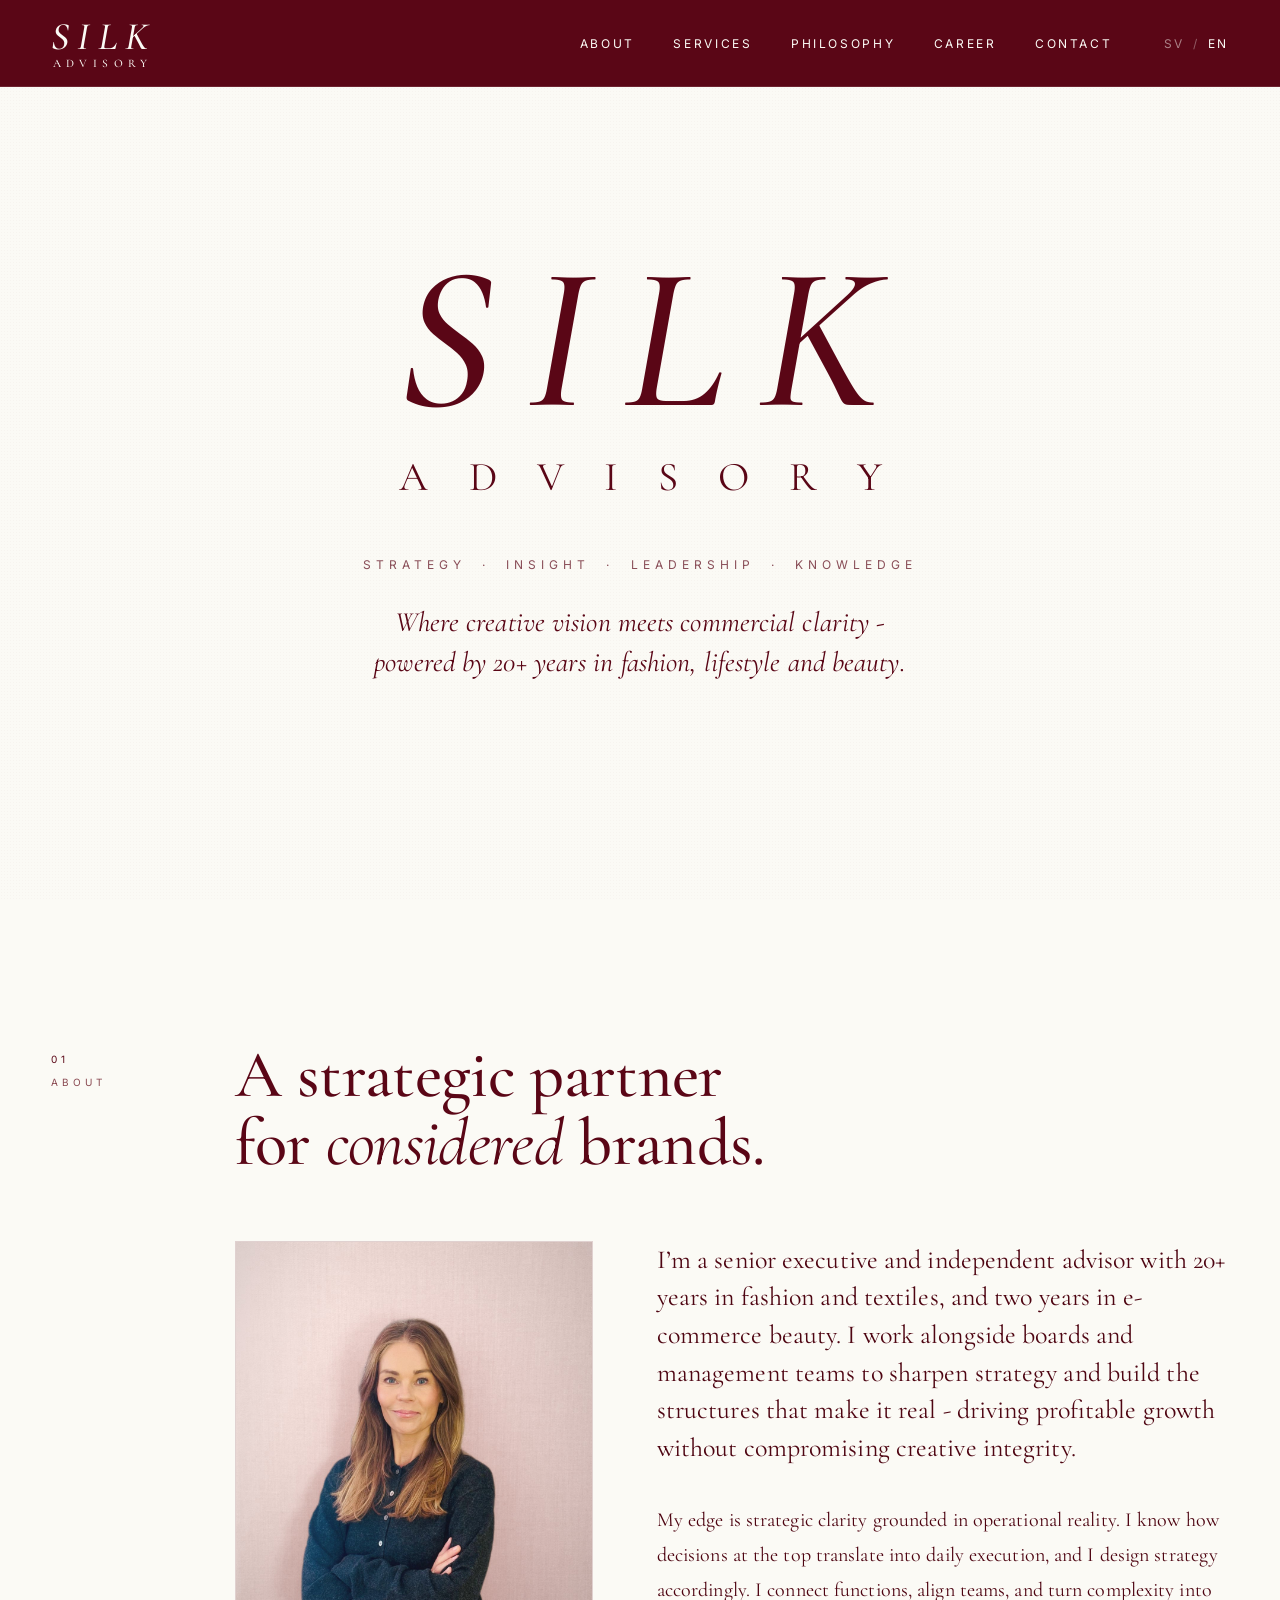
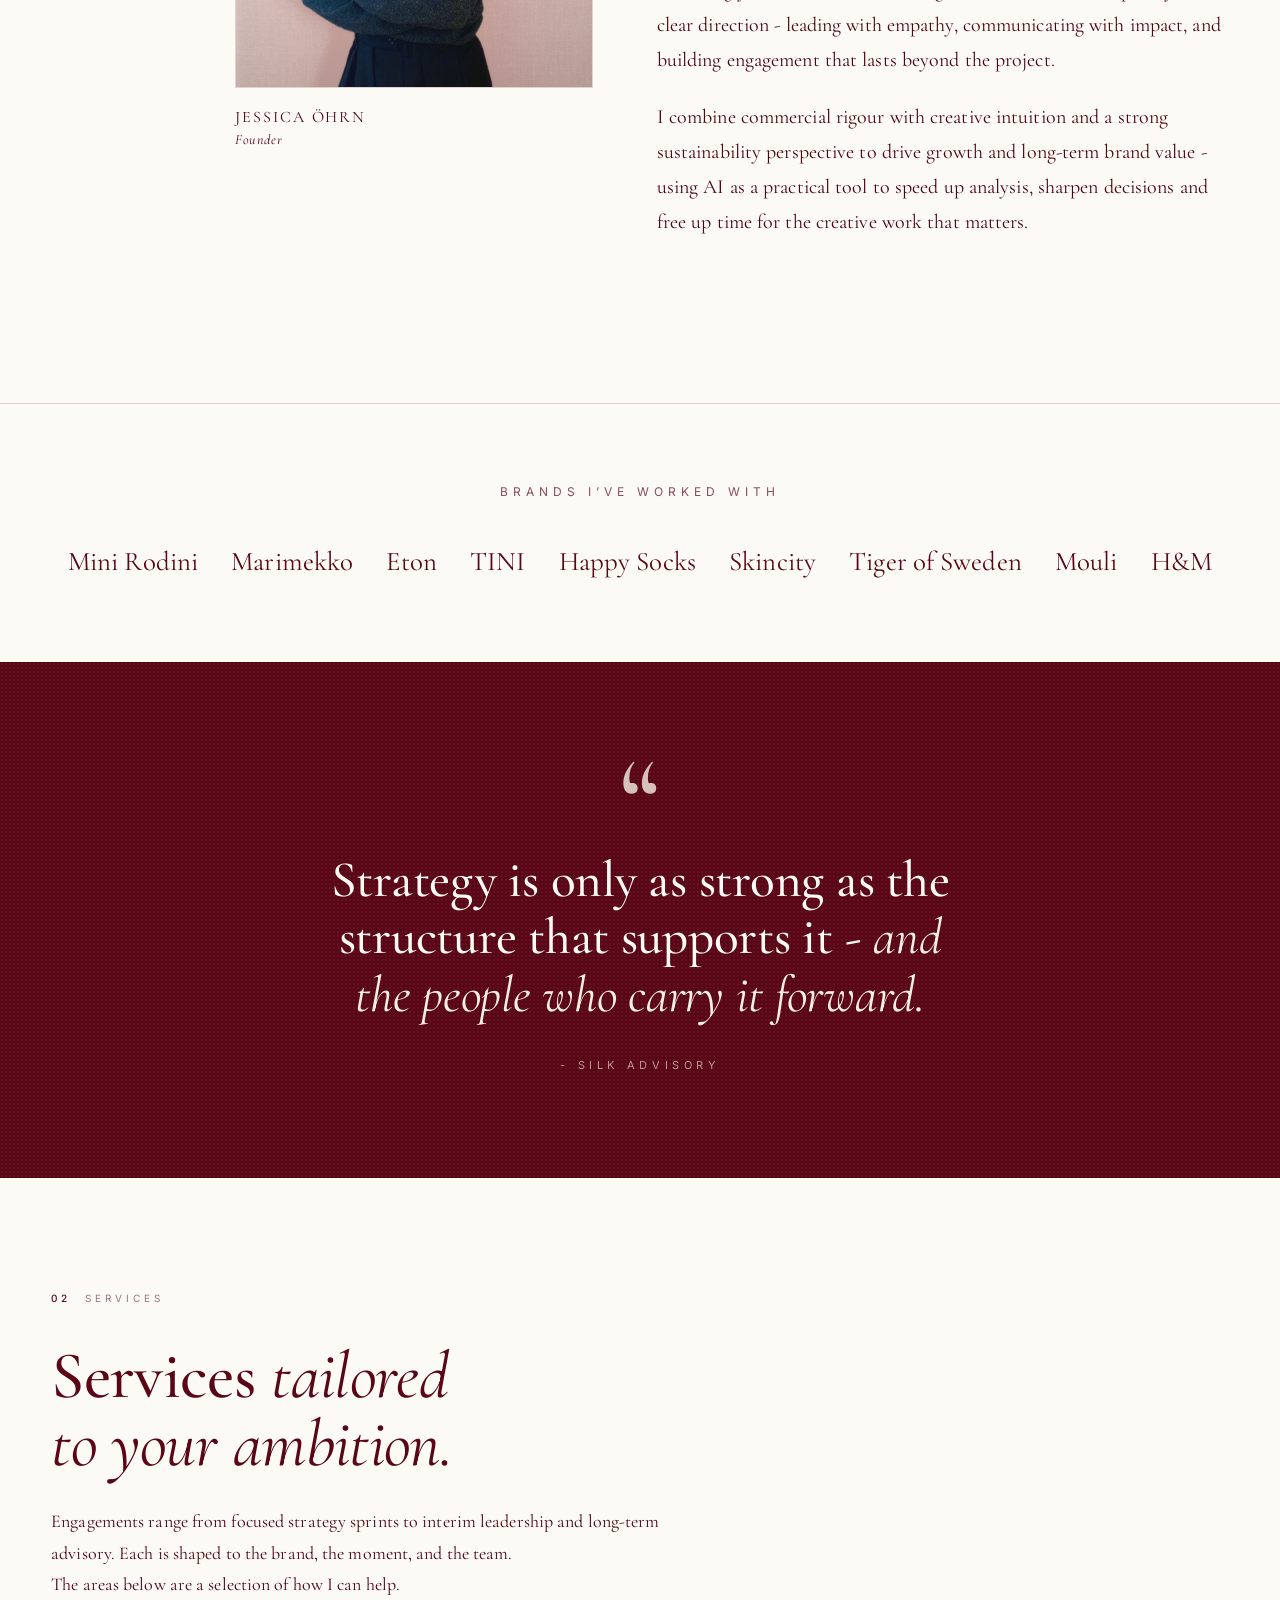
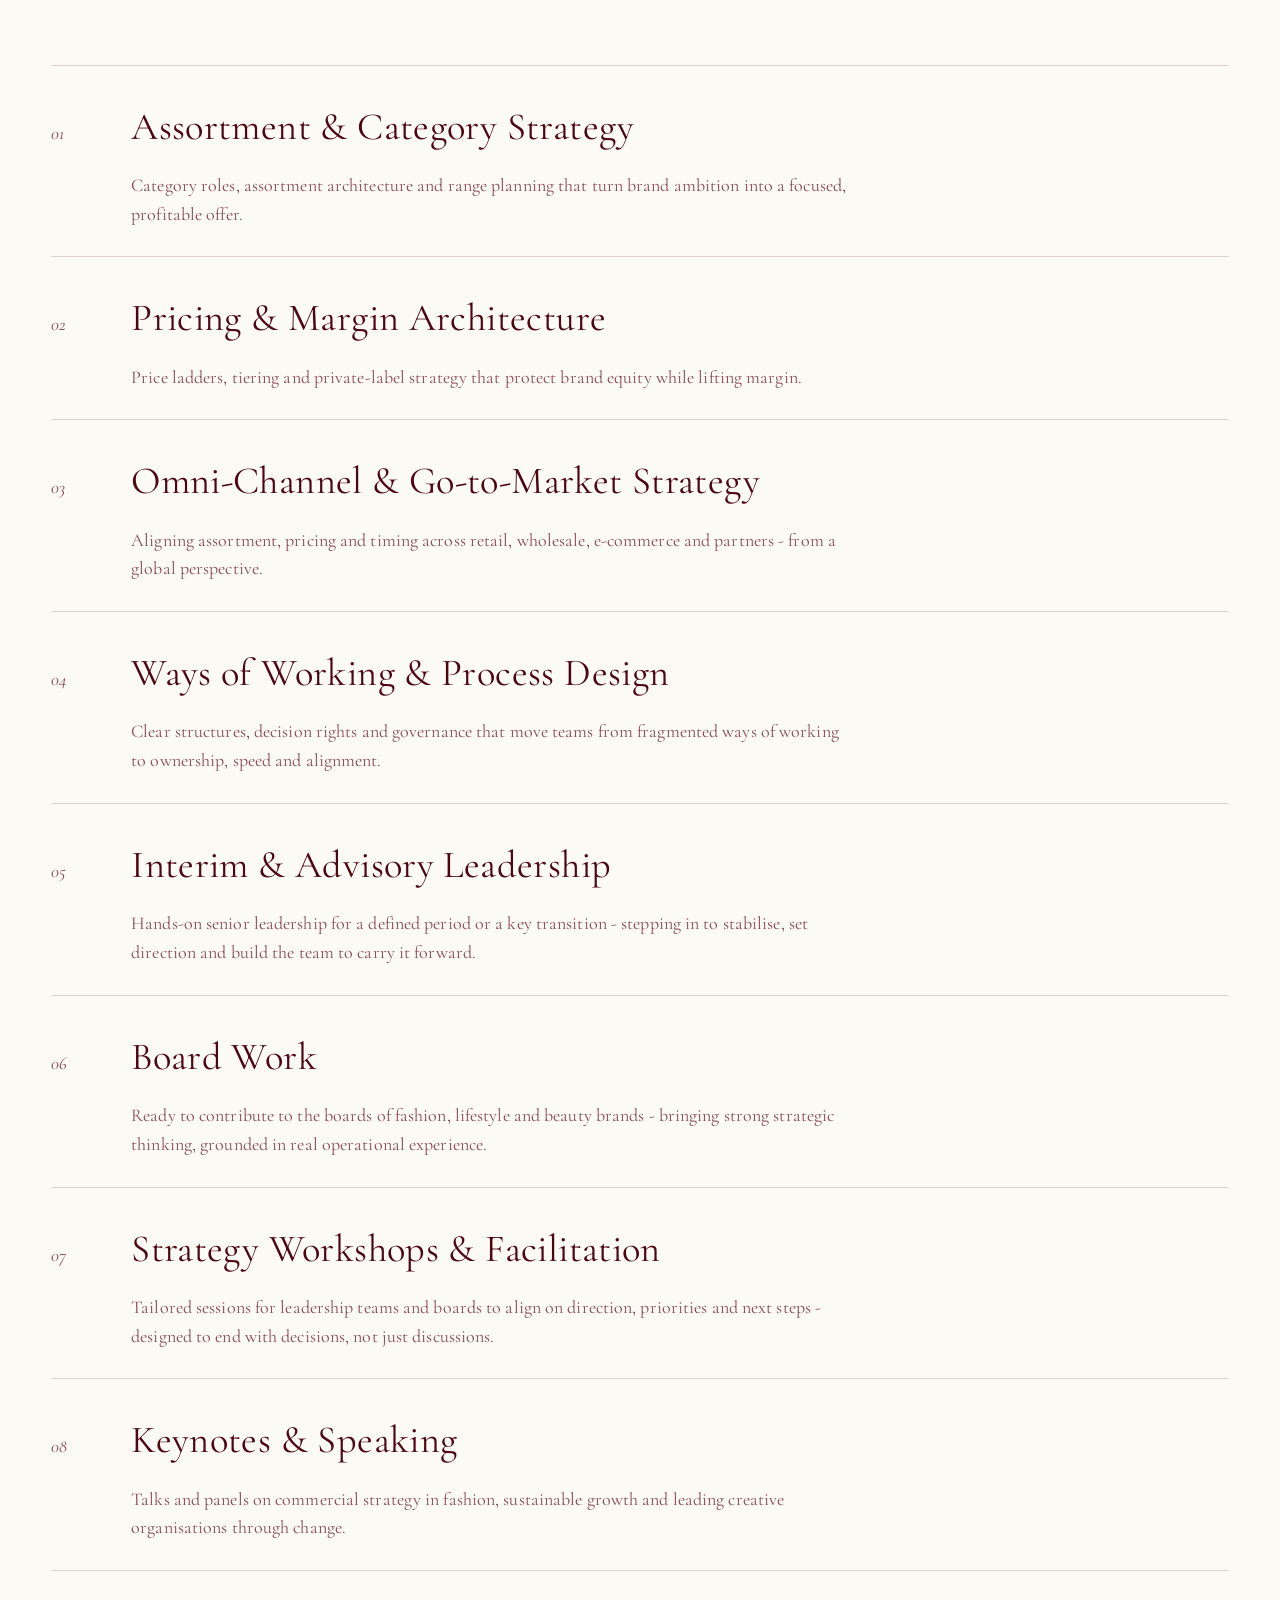
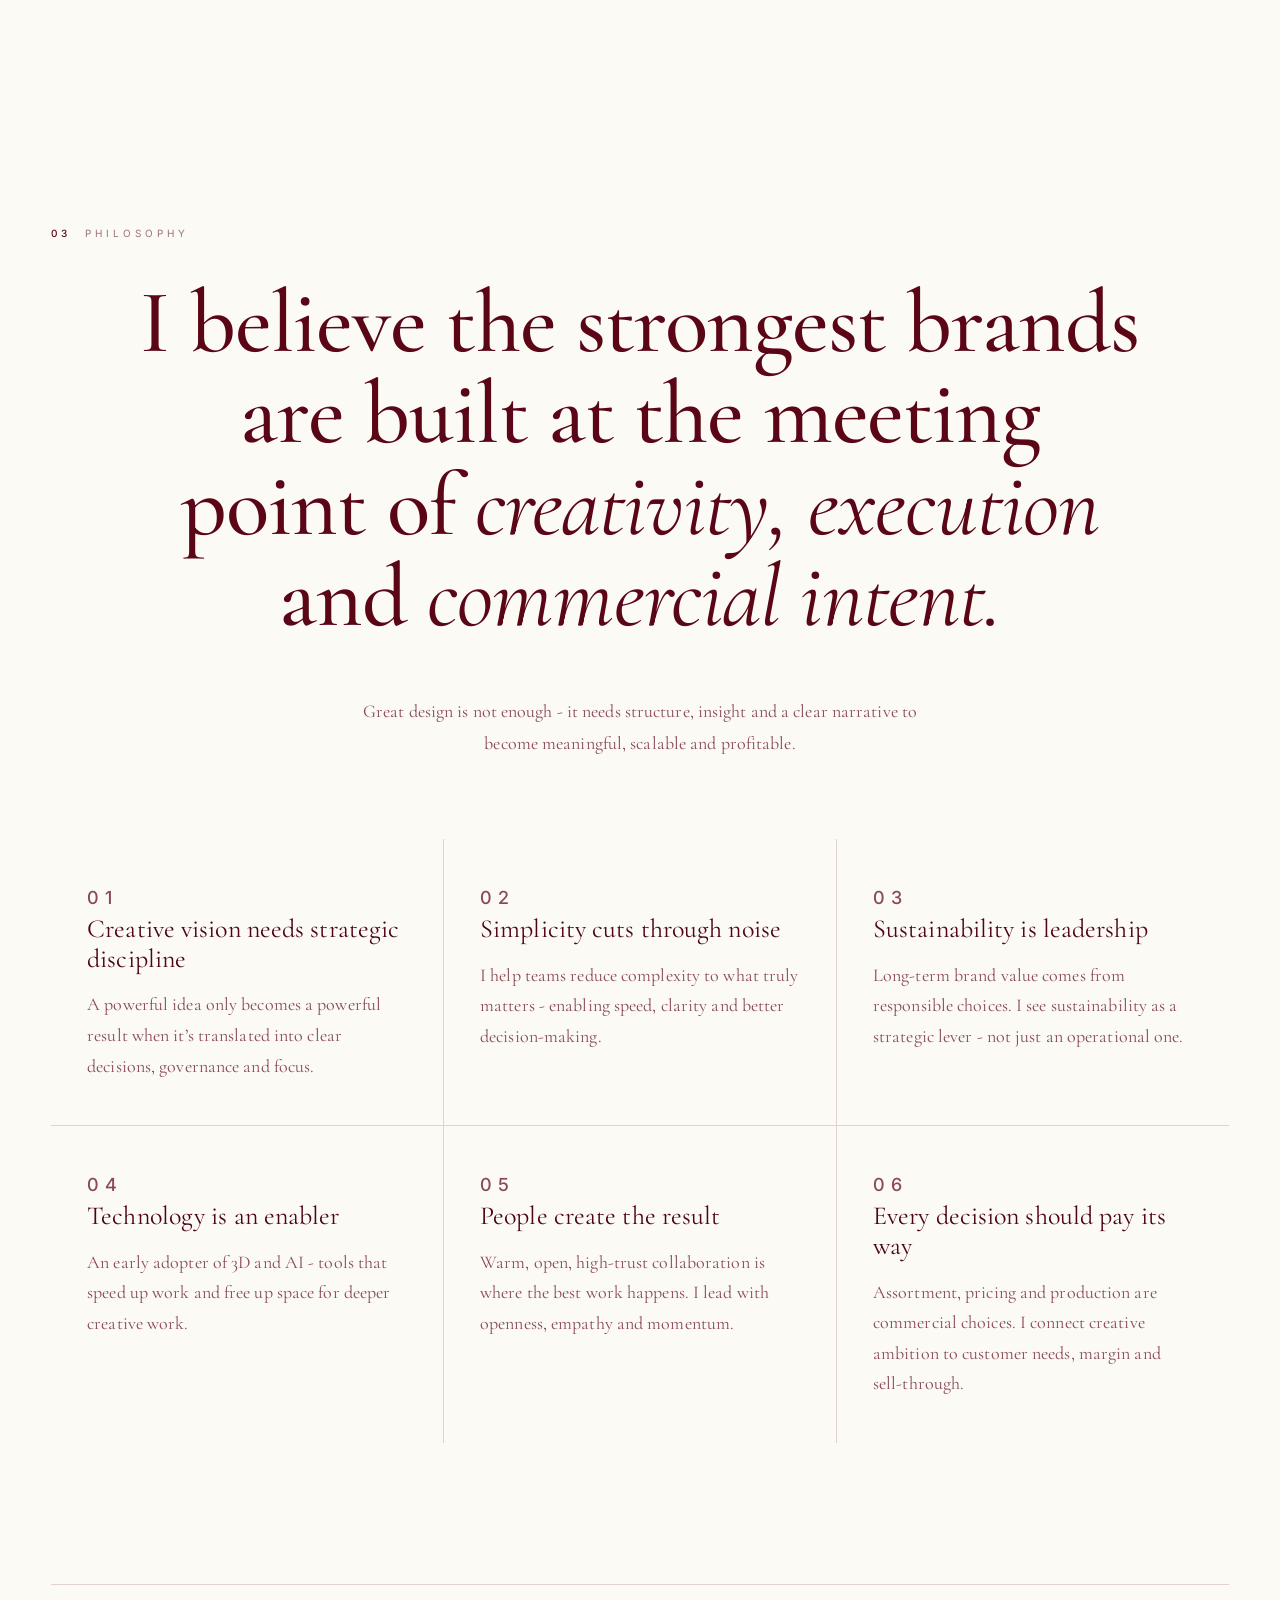
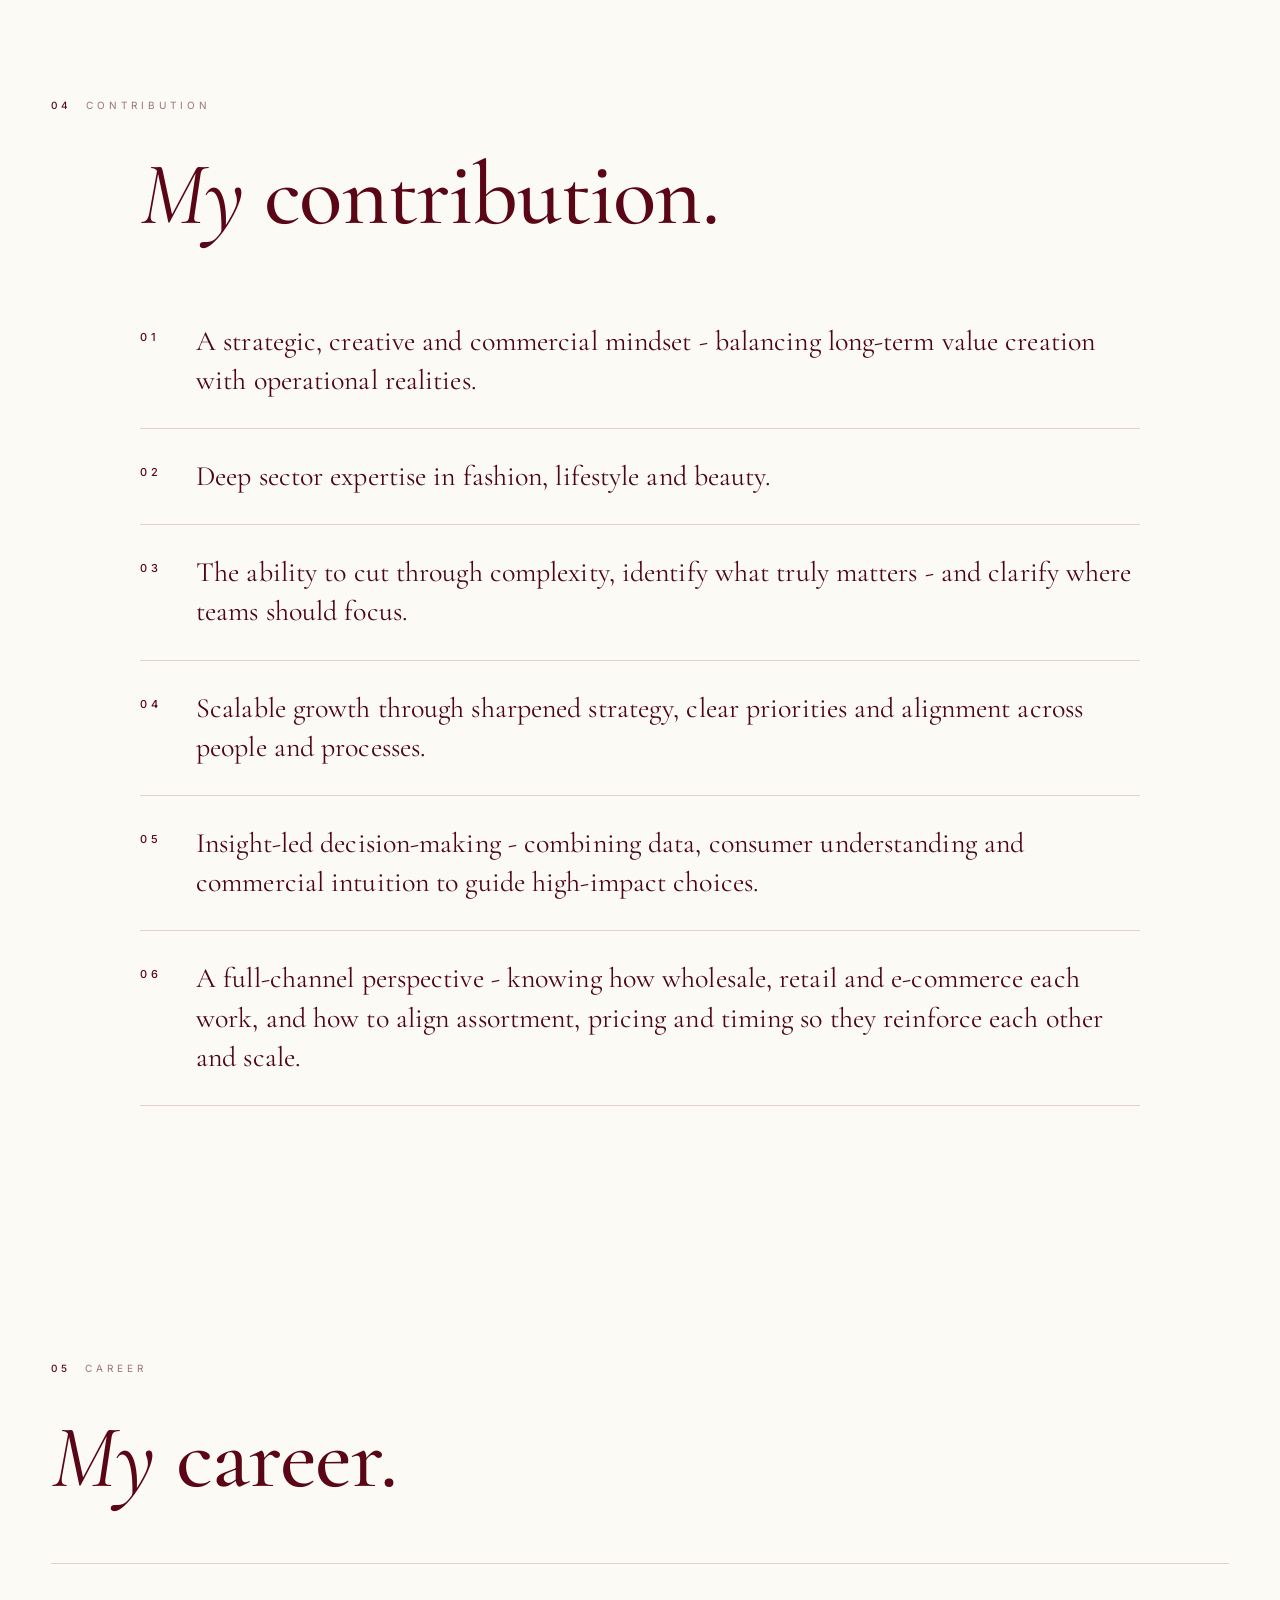
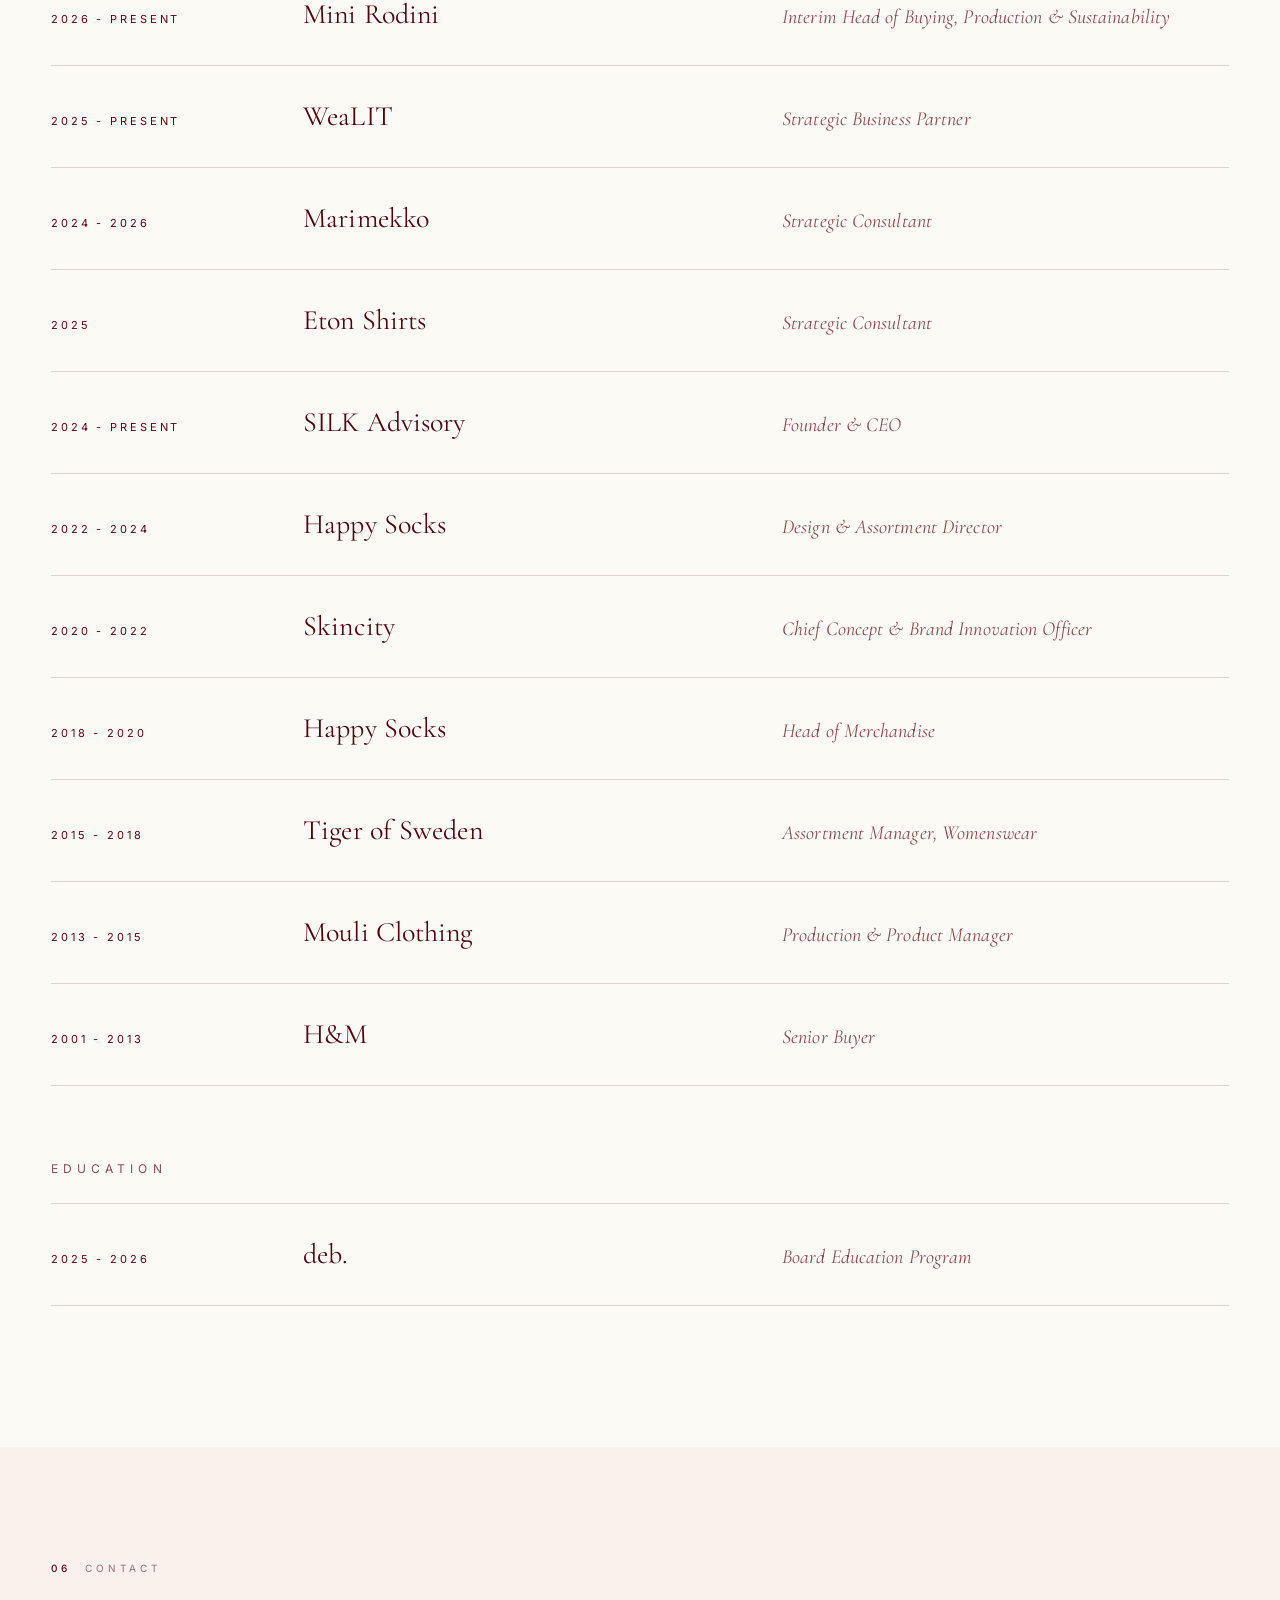
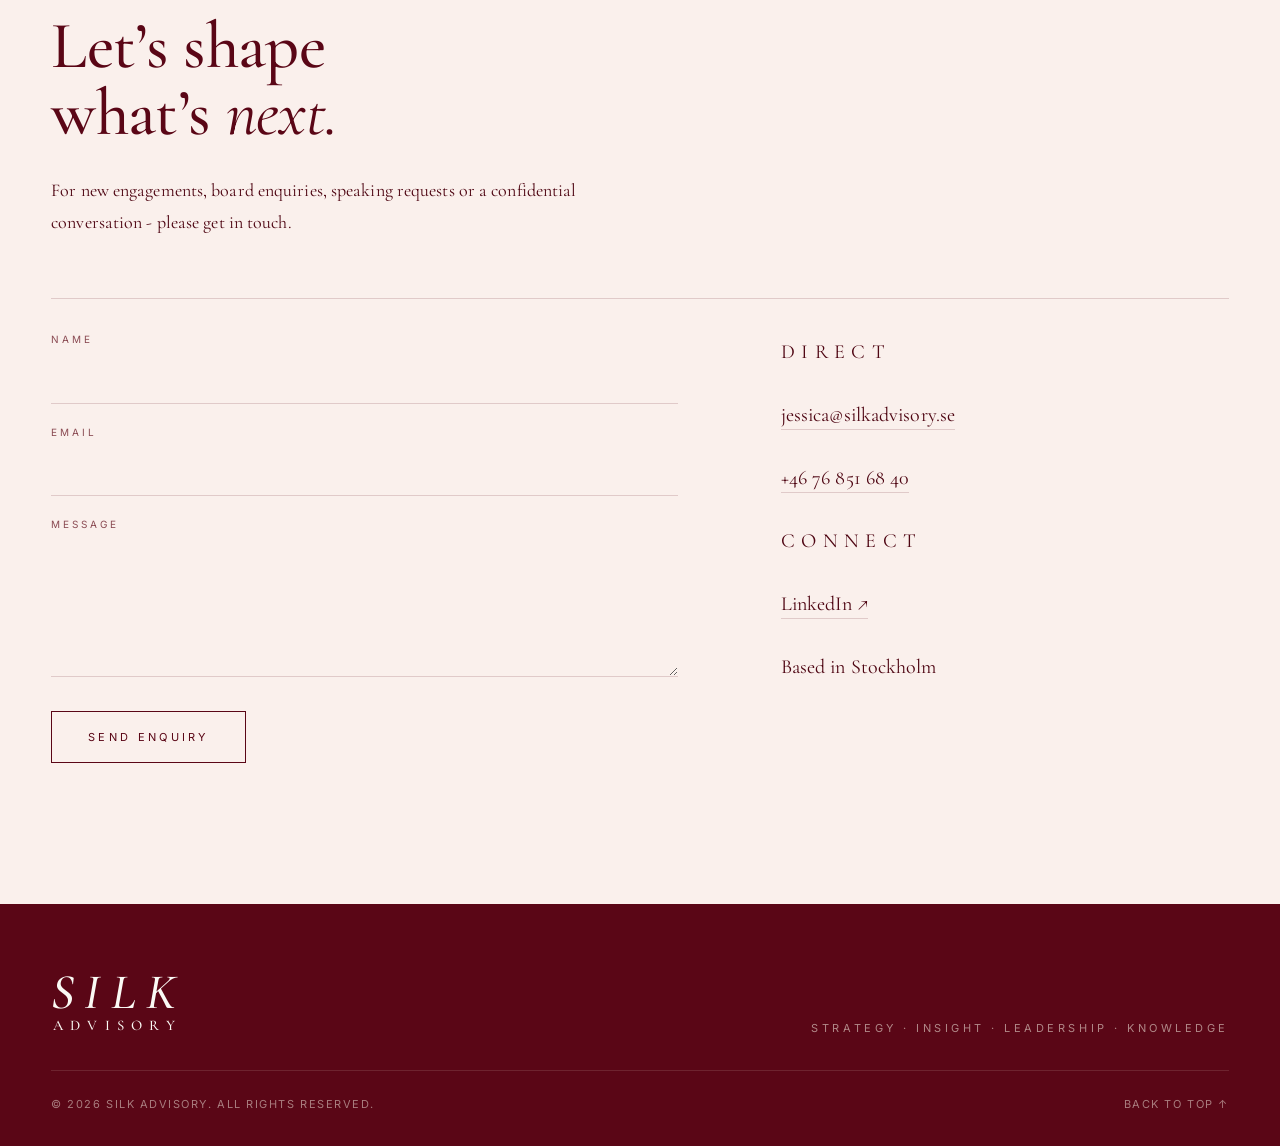
<file: index.html>
<!doctype html>
<html lang="en">
<head>
<meta charset="utf-8" />
<meta name="viewport" content="width=device-width, initial-scale=1" />
<title>SILK Advisory - Strategy, Insight, Leadership, Knowledge</title>
<meta name="description" content="SILK Advisory - where creative vision meets commercial clarity. Strategic consulting for fashion, lifestyle and beauty brands. Founded by Jessica Öhrn." />
<link rel="preconnect" href="https://fonts.googleapis.com">
<link rel="preconnect" href="https://fonts.gstatic.com" crossorigin>
<link href="https://fonts.googleapis.com/css2?family=Cormorant+Garamond:ital,wght@0,300;0,400;0,500;1,400;1,500&family=Inter:wght@300;400;500&display=swap" rel="stylesheet">
<link rel="stylesheet" href="styles.css" />
<link rel="icon" href="favicon.ico" sizes="any">
<link rel="icon" type="image/png" sizes="32x32" href="favicon-32.png">
<link rel="apple-touch-icon" href="apple-touch-icon.png">
<meta name="theme-color" content="#5A0616">
<meta property="og:type" content="website">
<meta property="og:site_name" content="SILK Advisory">
<meta property="og:title" content="SILK Advisory - Strategy, Insight, Leadership, Knowledge">
<meta property="og:description" content="Strategic advisory for fashion, lifestyle and beauty brands. Founded by Jessica Öhrn.">
<meta property="og:url" content="https://silkadvisory.se/">
<meta property="og:image" content="https://silkadvisory.se/og-image.jpg">
<meta property="og:image:width" content="1200">
<meta property="og:image:height" content="630">
<meta property="og:image:alt" content="SILK Advisory wordmark beside a portrait of founder Jessica Öhrn">
<meta name="twitter:card" content="summary_large_image">
</head>
<body>

<header class="nav" id="top">
  <a href="#top" class="nav__mark" aria-label="SILK Advisory">
    <svg class="nav__logo" viewBox="0 0 200 100" aria-hidden="true">
      <text x="0" y="62" textLength="196" lengthAdjust="spacing" font-family="'Cormorant Garamond', serif" font-style="italic" font-weight="500" font-size="78" fill="currentColor">SILK</text>
      <text x="3" y="97" textLength="190" lengthAdjust="spacing" font-family="'Cormorant Garamond', serif" font-weight="500" font-size="23" fill="currentColor">ADVISORY</text>
    </svg>
  </a>
  <nav class="nav__links" aria-label="Primary">
    <a href="#about" data-i18n="nav.about">About</a>
    <a href="#services" data-i18n="nav.services">Services</a>
    <a href="#philosophy" data-i18n="nav.philosophy">Philosophy</a>
    <a href="#career" data-i18n="nav.career">Career</a>
    <a href="#contact" data-i18n="nav.contact">Contact</a>
    <span class="lang" role="group" aria-label="Language">
      <button type="button" class="lang__btn" data-lang="sv" lang="sv">SV</button><span class="lang__sep" aria-hidden="true">/</span><button type="button" class="lang__btn" data-lang="en" lang="en">EN</button>
    </span>
  </nav>
  <button class="nav__toggle" aria-label="Open menu" aria-expanded="false">
    <span></span><span></span>
  </button>
</header>

<main>

  <!-- HERO -->
  <section class="hero">
    <div class="hero__copy">

      <h1 class="wordmark" aria-label="SILK Advisory">
        <span class="wordmark__silk">SILK</span>
        <span class="wordmark__adv" aria-hidden="true"><span>A</span><span>d</span><span>v</span><span>i</span><span>s</span><span>o</span><span>r</span><span>y</span></span>
      </h1>
      <p class="hero__tagline"><span class="hero__tagline-pair">Strategy &nbsp;·&nbsp; Insight</span><span class="hero__tagline-sep"> &nbsp;·&nbsp; </span><span class="hero__tagline-pair">Leadership &nbsp;·&nbsp; Knowledge</span></p>
      <p class="hero__lede" data-i18n="hero.lede">
        Where creative vision meets commercial clarity - powered by
        20+ years in fashion, lifestyle and beauty.
      </p>
    </div>
  </section>

  <!-- ABOUT -->
  <section id="about" class="section section--about">
    <div class="about__rail">
      <span class="rail-num">01</span>
      <span class="rail-label" data-i18n="rail.about">About</span>
    </div>

    <h2 class="display about__head" data-i18n="about.head">A strategic partner<br/>for <em>considered</em> brands.</h2>

    <figure class="about__portrait">
      <img class="portrait-photo" src="portrait.jpg" width="1200" height="1500"
           alt="Jessica Öhrn, founder of SILK Advisory" loading="lazy" decoding="async">
      <figcaption class="portrait-caption">Jessica&nbsp;Öhrn<br/><em data-i18n="about.founder">Founder</em></figcaption>
    </figure>

    <div class="about__copy">
      <p class="lead" data-i18n="about.p1">
        I&rsquo;m a senior executive and independent advisor with 20+ years in fashion and
        textiles, and two years in e-commerce beauty. I work alongside boards and management teams to
        sharpen strategy and build the structures that make it real - driving profitable
        growth without compromising creative integrity.
      </p>
      <p data-i18n="about.p2">
        My edge is strategic clarity grounded in operational reality. I know how decisions
        at the top translate into daily execution, and I design strategy accordingly. I
        connect functions, align teams, and turn complexity into clear direction - leading
        with empathy, communicating with impact, and building engagement that lasts
        beyond the project.
      </p>
      <p data-i18n="about.p3">
        I combine commercial rigour with creative intuition and a strong sustainability
        perspective to drive growth and long-term brand value - using AI as a practical
        tool to speed up analysis, sharpen decisions and free up time for the creative work that matters.
      </p>

    </div>
  </section>

  <!-- BRANDS -->
  <section class="brands" aria-labelledby="brands-label">
    <div class="brands__inner">
      <p class="brands__label" id="brands-label" data-i18n="brands.label">Brands I&rsquo;ve worked with</p>
      <ul class="brands__list">
        <li><a href="https://www.minirodini.com/" target="_blank" rel="noopener">Mini Rodini</a></li>
        <li><a href="https://www.marimekko.com/" target="_blank" rel="noopener">Marimekko</a></li>
        <li><a href="https://www.etonshirts.com/" target="_blank" rel="noopener">Eton</a></li>
        <li><a href="https://tini.se/" target="_blank" rel="noopener">TINI</a></li>
        <li><a href="https://www.happysocks.com/" target="_blank" rel="noopener">Happy Socks</a></li>
        <li>Skincity</li>
        <li><a href="https://www.tigerofsweden.com/" target="_blank" rel="noopener">Tiger of Sweden</a></li>
        <li>Mouli</li>
        <li><a href="https://www.hm.com/" target="_blank" rel="noopener">H&amp;M</a></li>
      </ul>
    </div>
  </section>

  <!-- PULL QUOTE -->
  <section class="pullquote">
    <p class="pullquote__mark">&ldquo;</p>
    <blockquote data-i18n="quote">
          Strategy is only as strong as the structure that supports it -
      <em>and the people who carry it forward.</em>
    </blockquote>
    <p class="pullquote__sig">- SILK Advisory</p>
  </section>

  <!-- SERVICES -->
  <section id="services" class="section section--dark">
    <div class="section__rail rail--light">
      <span class="rail-num">02</span>
      <span class="rail-label" data-i18n="rail.services">Services</span>
    </div>
    <div class="services__head">
      <h2 class="display display--light" data-i18n="svc.head">Services <em>tailored</em><br/><em>to your ambition.</em></h2>
      <p class="services__intro" data-i18n="svc.intro">
        Engagements range from focused strategy sprints to interim leadership and
        long-term advisory. Each is shaped to the brand, the moment, and the team.<br/>
        The areas below are a selection of how I can help.
      </p>
    </div>
    <ol class="services__list">
      <li><span>01</span><h3 data-i18n="svc.1.t">Assortment &amp; Category Strategy</h3>
        <p class="services__desc" data-i18n="svc.1.d">Category roles, assortment architecture and range planning that turn brand ambition into a focused, profitable offer.</p></li>
      <li><span>02</span><h3 data-i18n="svc.2.t">Pricing &amp; Margin Architecture</h3>
        <p class="services__desc" data-i18n="svc.2.d">Price ladders, tiering and private-label strategy that protect brand equity while lifting margin.</p></li>
      <li><span>03</span><h3 data-i18n="svc.3.t">Omni-Channel &amp; Go-to-Market Strategy</h3>
        <p class="services__desc" data-i18n="svc.3.d">Aligning assortment, pricing and timing across retail, wholesale, e-commerce and partners - from a global perspective.</p></li>
      <li><span>04</span><h3 data-i18n="svc.4.t">Ways of Working &amp; Process Design</h3>
        <p class="services__desc" data-i18n="svc.4.d">Clear structures, decision rights and governance that move teams from fragmented ways of working to ownership, speed and alignment.</p></li>
      <li><span>05</span><h3 data-i18n="svc.5.t">Interim &amp; Advisory Leadership</h3>
        <p class="services__desc" data-i18n="svc.5.d">Hands-on senior leadership for a defined period or a key transition - stepping in to stabilise, set direction and build the team to carry it forward.</p></li>
      <li><span>06</span><h3 data-i18n="svc.6.t">Board Work</h3>
        <p class="services__desc" data-i18n="svc.6.d">Ready to contribute to the boards of fashion, lifestyle and beauty brands - bringing strong strategic thinking, grounded in real operational experience.</p></li>
      <li><span>07</span><h3 data-i18n="svc.7.t">Strategy Workshops &amp; Facilitation</h3>
        <p class="services__desc" data-i18n="svc.7.d">Tailored sessions for leadership teams and boards to align on direction, priorities and next steps - designed to end with decisions, not just discussions.</p></li>
      <li><span>08</span><h3 data-i18n="svc.8.t">Keynotes &amp; Speaking</h3>
        <p class="services__desc" data-i18n="svc.8.d">Talks and panels on commercial strategy in fashion, sustainable growth and leading creative organisations through change.</p></li>
    </ol>
  </section>

  <!-- PHILOSOPHY -->
  <section id="philosophy" class="section section--cream">
    <div class="section__rail">
      <span class="rail-num">03</span>
      <span class="rail-label" data-i18n="rail.philosophy">Philosophy</span>
    </div>
    <div class="phil__head">
      <h2 class="display" data-i18n="phil.head">
        I believe the strongest brands are built at the meeting point of
        <em>creativity, execution</em> and&nbsp;<em>commercial&nbsp;intent.</em>
      </h2>
      <p class="phil__intro" data-i18n="phil.intro">
        Great design is not enough - it needs structure, insight and a clear narrative
        to become meaningful, scalable and profitable.
      </p>
    </div>

    <div class="principles">
      <article class="principle">
        <p class="principle__num">01</p>
        <h3 data-i18n="pr.1.t">Creative vision needs strategic discipline</h3>
        <p data-i18n="pr.1.d">A powerful idea only becomes a powerful result when it&rsquo;s translated into clear decisions, governance and focus.</p>
      </article>
      <article class="principle">
        <p class="principle__num">02</p>
        <h3 data-i18n="pr.2.t">Simplicity cuts through noise</h3>
        <p data-i18n="pr.2.d">I help teams reduce complexity to what truly matters - enabling speed, clarity and better decision-making.</p>
      </article>
      <article class="principle">
        <p class="principle__num">03</p>
        <h3 data-i18n="pr.3.t">Sustainability is leadership</h3>
        <p data-i18n="pr.3.d">Long-term brand value comes from responsible choices. I see sustainability as a strategic lever - not just an operational one.</p>
      </article>
      <article class="principle">
        <p class="principle__num">04</p>
        <h3 data-i18n="pr.4.t">Technology is an enabler</h3>
        <p data-i18n="pr.4.d">An early adopter of 3D and AI - tools that speed up work and free up space for deeper creative work.</p>
      </article>
      <article class="principle">
        <p class="principle__num">05</p>
        <h3 data-i18n="pr.5.t">People create the result</h3>
        <p data-i18n="pr.5.d">Warm, open, high-trust collaboration is where the best work happens. I lead with openness, empathy and momentum.</p>
              </article>
          <article class="principle">
        <p class="principle__num">06</p>
        <h3 data-i18n="pr.6.t">Every decision should pay its way</h3>
        <p data-i18n="pr.6.d">Assortment, pricing and production are commercial choices. I connect creative ambition to customer needs, margin and sell-through.</p>
      </article>
    </div>
  </section>

  <!-- CONTRIBUTION -->
  <section id="contribution" class="section section--rule section--quote">
    <div class="section__rail">
      <span class="rail-num">04</span>
      <span class="rail-label" data-i18n="rail.contribution">Contribution</span>
    </div>
    <div class="contribution">
      <h2 class="display" data-i18n="con.head"><em>My</em> contribution.</h2>
      <ul class="contribution__list">
        <li data-i18n="con.1">A strategic, creative and commercial mindset - balancing long-term value creation with operational realities.</li>
        <li data-i18n="con.2">Deep sector expertise in fashion, lifestyle and beauty.</li>
        <li data-i18n="con.3">The ability to cut through complexity, identify what truly matters - and clarify where teams should focus.</li>
        <li data-i18n="con.4">Scalable growth through sharpened strategy, clear priorities and alignment across people and processes.</li>
        <li data-i18n="con.5">Insight-led decision-making - combining data, consumer understanding and commercial intuition to guide high-impact choices.</li>
        <li data-i18n="con.6">A full-channel perspective - knowing how wholesale, retail and e-commerce each work, and how to align assortment, pricing and timing so they reinforce each other and scale.</li>
      </ul>
    </div>
  </section>

  <!-- CAREER -->
  <section id="career" class="section section--cream">
    <div class="section__rail">
      <span class="rail-num">05</span>
      <span class="rail-label" data-i18n="rail.career">Career</span>
    </div>
    <div class="career__head">
      <h2 class="display" data-i18n="car.head"><em>My</em> career.</h2>
    </div>
    <ul class="timeline">
      <li>
        <span class="t-year" data-i18n="car.y1">2026 - present</span>
        <span class="t-co">Mini Rodini</span>
        <span class="t-role">Interim Head of Buying, Production &amp; Sustainability</span>
      </li>
      <li>
        <span class="t-year" data-i18n="car.y3">2025 - present</span>
        <span class="t-co">WeaLIT</span>
        <span class="t-role">Strategic Business Partner</span>
      </li>
      <li>
        <span class="t-year">2024 - 2026</span>
        <span class="t-co">Marimekko</span>
        <span class="t-role">Strategic Consultant</span>
      </li>
      <li>
        <span class="t-year">2025</span>
        <span class="t-co">Eton Shirts</span>
        <span class="t-role">Strategic Consultant</span>
      </li>
      <li>
        <span class="t-year" data-i18n="car.y2">2024 - present</span>
        <span class="t-co">SILK Advisory</span>
        <span class="t-role">Founder &amp; CEO</span>
      </li>
      <li>
        <span class="t-year">2022 - 2024</span>
        <span class="t-co">Happy Socks</span>
        <span class="t-role">Design &amp; Assortment Director</span>
      </li>
      <li>
        <span class="t-year">2020 - 2022</span>
        <span class="t-co">Skincity</span>
        <span class="t-role">Chief Concept &amp; Brand Innovation Officer</span>
      </li>
      <li>
        <span class="t-year">2018 - 2020</span>
        <span class="t-co">Happy Socks</span>
        <span class="t-role">Head of Merchandise</span>
      </li>
      <li>
        <span class="t-year">2015 - 2018</span>
        <span class="t-co">Tiger of Sweden</span>
        <span class="t-role">Assortment Manager, Womenswear</span>
      </li>
      <li>
        <span class="t-year">2013 - 2015</span>
        <span class="t-co">Mouli Clothing</span>
        <span class="t-role">Production &amp; Product Manager</span>
      </li>
      <li>
        <span class="t-year">2001 - 2013</span>
        <span class="t-co">H&amp;M</span>
        <span class="t-role">Senior Buyer</span>
      </li>
    </ul>

    <h3 class="career__sub" data-i18n="car.edu">Education</h3>
    <ul class="timeline">
      <li>
        <span class="t-year">2025 - 2026</span>
        <span class="t-co">deb.</span>
        <span class="t-role">Board Education Program</span>
      </li>
    </ul>
  </section>

  <!-- CONTACT -->
  <section id="contact" class="section section--dark contact">
    <div class="section__rail rail--light">
      <span class="rail-num">06</span>
      <span class="rail-label" data-i18n="rail.contact">Contact</span>
    </div>

    <div class="contact__head">
      <h2 class="display display--light" data-i18n="ct.head">
        Let&rsquo;s shape<br/>what&rsquo;s <em>next.</em>
      </h2>
      <p class="contact__intro" data-i18n="ct.intro">
        For new engagements, board enquiries, speaking requests or a confidential conversation -
        please get in touch.
      </p>
    </div>

    <div class="contact__grid">
      <form class="contact__form" onsubmit="event.preventDefault(); window.location.href='mailto:jessica@silkadvisory.se?subject=Enquiry%20from%20'+encodeURIComponent(this.name.value)+'&body='+encodeURIComponent(this.message.value+'\n\n- '+this.name.value+'\n'+this.email.value);">
        <label>
          <span data-i18n="ct.name">Name</span>
          <input type="text" name="name" required autocomplete="name" />
        </label>
        <label>
          <span data-i18n="ct.email">Email</span>
          <input type="email" name="email" required autocomplete="email" />
        </label>
        <label>
          <span data-i18n="ct.msg">Message</span>
          <textarea name="message" rows="5" required></textarea>
        </label>
        <button type="submit" class="btn btn--light" data-i18n="ct.send">Send enquiry</button>
      </form>

      <aside class="contact__details">
        <p class="contact__label" data-i18n="ct.direct">Direct</p>
        <p><a href="mailto:jessica@silkadvisory.se">jessica@silkadvisory.se</a></p>
        <p><a href="tel:+46768516840">+46 76 851 68 40</a></p>

        <p class="contact__label" data-i18n="ct.connect">Connect</p>
        <p><a href="https://www.linkedin.com/in/jessica-lagerblad-%C3%B6hrn-57100230/" target="_blank" rel="noopener">LinkedIn ↗</a></p>
        <p data-i18n="ct.based">Based in Stockholm</p>
      </aside>
    </div>
  </section>

</main>

<footer class="foot">
  <div class="foot__top">
    <span class="foot__mark">
      <svg class="foot__logo" viewBox="0 0 200 100" role="img" aria-label="SILK Advisory">
        <text x="0" y="62" textLength="196" lengthAdjust="spacing" font-family="'Cormorant Garamond', serif" font-style="italic" font-weight="500" font-size="78" fill="currentColor">SILK</text>
        <text x="3" y="97" textLength="190" lengthAdjust="spacing" font-family="'Cormorant Garamond', serif" font-weight="500" font-size="23" fill="currentColor">ADVISORY</text>
      </svg>
    </span>
    <span class="foot__tag">Strategy &middot; Insight &middot; Leadership &middot; Knowledge</span>
  </div>
  <div class="foot__bot">
    <span>© <span id="year"></span> SILK Advisory. <span data-i18n="ft.rights">All rights reserved.</span></span>
    <a href="#top" data-i18n="ft.top">Back to top ↑</a>
  </div>
</footer>

<script>
  document.getElementById('year').textContent = new Date().getFullYear();
  // language switch (EN in the markup, SV from this table); remembered per visitor
  const SV = {
    "nav.about": "Om mig",
    "nav.services": "Tjänster",
    "nav.philosophy": "Filosofi",
    "nav.career": "Karriär",
    "nav.contact": "Kontakt",
    "hero.lede": "Där kreativ vision möter kommersiell skärpa - med över 20 års erfarenhet inom mode, livsstil och skönhet.",
    "rail.about": "Om mig",
    "rail.services": "Tjänster",
    "rail.philosophy": "Filosofi",
    "rail.contribution": "Bidrag",
    "rail.career": "Karriär",
    "rail.contact": "Kontakt",
    "about.head": "En strategisk partner<br/>för <em>medvetna</em> varumärken.",
    "about.founder": "Grundare",
    "about.p1": "Jag är senior chef och oberoende rådgivare med över 20 års erfarenhet inom mode och textil, samt två år inom e-handel för skönhet. Jag arbetar nära styrelser och ledningsgrupper för att skärpa strategin och bygga strukturerna som gör den verklig - och driver lönsam tillväxt utan att kompromissa med den kreativa integriteten.",
    "about.p2": "Min styrka är strategisk tydlighet förankrad i den operativa verkligheten. Jag vet hur beslut i toppen omsätts i det dagliga arbetet, och jag utformar strategin därefter. Jag förenar funktioner, samlar team och omvandlar komplexitet till tydlig riktning - med empati, kommunikation som når fram och ett engagemang som består efter projektet.",
    "about.p3": "Jag kombinerar kommersiell stringens med kreativ intuition och ett starkt hållbarhetsperspektiv för att driva tillväxt och långsiktigt varumärkesvärde - och använder AI som ett praktiskt verktyg för att snabba upp analyser, skärpa beslut och frigöra tid för det kreativa arbete som verkligen spelar roll.",
    "quote": "Strategi är bara så stark som strukturen som bär den - <em>och människorna som för den framåt.</em>",
    "svc.head": "Tjänster <em>anpassade</em><br/><em>efter din ambition.</em>",
    "svc.intro": "Uppdragen sträcker sig från fokuserade strategisprintar till interimsledarskap och långsiktig rådgivning. Varje uppdrag formas efter varumärket, situationen och teamet.<br/>Nedan är ett urval av hur jag kan hjälpa till.",
    "svc.1.t": "Sortiments- och kategoristrategi",
    "svc.1.d": "Kategoriroller, sortimentsarkitektur och sortimentsplanering som omsätter varumärkets ambition till ett fokuserat och lönsamt erbjudande.",
    "svc.2.t": "Pris- och marginalstrategi",
    "svc.2.d": "Prisstegar, prisnivåer och strategi för egna märken som skyddar varumärkesvärdet och samtidigt stärker marginalen.",
    "svc.3.t": "Omnikanal- och go-to-market-strategi",
    "svc.3.d": "Samordning av sortiment, prissättning och timing över butik, grossist, e-handel och partners - med ett globalt perspektiv.",
    "svc.4.t": "Arbetssätt och processdesign",
    "svc.4.d": "Tydliga strukturer, mandat och styrning som tar team från splittrade arbetssätt till ägarskap, tempo och samsyn.",
    "svc.5.t": "Interimsledarskap och rådgivning",
    "svc.5.d": "Praktiskt seniort ledarskap under en avgränsad period eller en viktig övergång - för att stabilisera, sätta riktning och bygga teamet som tar arbetet vidare.",
    "svc.6.t": "Styrelsearbete",
    "svc.6.d": "Redo att bidra i styrelser för varumärken inom mode, livsstil och skönhet - med starkt strategiskt tänkande, förankrat i verklig operativ erfarenhet.",
    "svc.7.t": "Strategiworkshops och facilitering",
    "svc.7.d": "Skräddarsydda workshops för ledningsgrupper och styrelser för att enas om riktning, prioriteringar och nästa steg - utformade för att leda till beslut, inte bara diskussioner.",
    "svc.8.t": "Föredrag och paneler",
    "svc.8.d": "Föredrag och paneldiskussioner om kommersiell strategi inom mode, hållbar tillväxt och att leda kreativa organisationer genom förändring.",
    "phil.head": "Jag tror att de starkaste varumärkena byggs där <em>kreativitet, genomförande</em> och&nbsp;<em>kommersiell&nbsp;avsikt</em> möts.",
    "phil.intro": "Bra design räcker inte - den behöver struktur, insikt och en tydlig berättelse för att bli meningsfull, skalbar och lönsam.",
    "pr.1.t": "Kreativ vision kräver strategisk disciplin",
    "pr.1.d": "En stark idé blir först ett starkt resultat när den omsätts i tydliga beslut, styrning och fokus.",
    "pr.2.t": "Enkelhet skär igenom bruset",
    "pr.2.d": "Jag hjälper team att skala ner komplexitet till det som verkligen betyder något - för snabbhet, tydlighet och bättre beslut.",
    "pr.3.t": "Hållbarhet är ledarskap",
    "pr.3.d": "Långsiktigt varumärkesvärde skapas genom ansvarsfulla val. Jag ser hållbarhet som en strategisk hävstång - inte bara en operativ fråga.",
    "pr.4.t": "Tekniken möjliggör",
    "pr.4.d": "En tidig användare av 3D och AI - verktyg som snabbar upp arbetet och frigör utrymme för djupare kreativt arbete.",
    "pr.5.t": "Människor skapar resultatet",
    "pr.5.d": "Det bästa arbetet uppstår i varmt, öppet samarbete med högt förtroende. Jag leder med öppenhet, empati och driv.",
    "pr.6.t": "Varje beslut ska bära sig",
    "pr.6.d": "Sortiment, prissättning och produktion är kommersiella val. Jag kopplar kreativ ambition till kundbehov, marginal och sell-through.",
    "con.head": "<em>Mitt</em> bidrag.",
    "con.1": "Strategiskt, kreativt och kommersiellt tänkande - som balanserar långsiktigt värdeskapande med operativ verklighet.",
    "con.2": "Djup branschkunskap inom mode, livsstil och skönhet.",
    "con.3": "Förmågan att skära igenom komplexitet, identifiera det som verkligen betyder något - och tydliggöra var teamen ska fokusera.",
    "con.4": "Skalbar tillväxt genom skärpt strategi, tydliga prioriteringar och samsyn mellan människor och processer.",
    "con.5": "Insiktsdrivna beslut - där data, konsumentförståelse och kommersiell intuition vägleder val med stor påverkan.",
    "con.6": "Ett helhetsperspektiv på kanalerna - kunskap om hur grossist, butik och e-handel fungerar var för sig, och hur sortiment, pris och timing samordnas så att de förstärker varandra och kan skalas.",
    "car.head": "<em>Min</em> karriär.",
    "car.edu": "Utbildning",
    "car.y1": "2026 - nu",
    "car.y2": "2024 - nu",
    "car.y3": "2025 - nu",
    "ct.head": "Låt oss forma<br/><em>det som kommer.</em>",
    "ct.intro": "För nya uppdrag, styrelsefrågor, föredrag eller ett konfidentiellt samtal - hör gärna av dig.",
    "ct.name": "Namn",
    "ct.email": "E-post",
    "ct.msg": "Meddelande",
    "ct.send": "Skicka förfrågan",
    "ct.direct": "Direkt",
    "ct.connect": "Följ",
    "ct.based": "Baserad i Stockholm",
    "ft.rights": "Alla rättigheter förbehållna.",
    "ft.top": "Till toppen ↑",
    "brands.label": "Varumärken jag har arbetat med"
  };
  const i18nEls = document.querySelectorAll('[data-i18n]');
  const EN = {};
  i18nEls.forEach(el => { EN[el.dataset.i18n] = el.innerHTML; });
  function setLang(lang) {
    const table = lang === 'sv' ? SV : EN;
    i18nEls.forEach(el => { const v = table[el.dataset.i18n]; if (v !== undefined) el.innerHTML = v; });
    document.documentElement.lang = lang;
    document.querySelectorAll('.lang__btn').forEach(b => {
      const on = b.dataset.lang === lang;
      b.classList.toggle('is-active', on);
      b.setAttribute('aria-pressed', on);
    });
    try { localStorage.setItem('silk-lang', lang); } catch (e) {}
  }
  document.querySelectorAll('.lang__btn').forEach(b => b.addEventListener('click', () => setLang(b.dataset.lang)));
  let saved = null;
  try { saved = localStorage.getItem('silk-lang'); } catch (e) {}
  setLang(saved === 'sv' ? 'sv' : 'en');

  // mobile nav
  const t = document.querySelector('.nav__toggle');
  const links = document.querySelector('.nav__links');
  t.addEventListener('click', () => {
    const open = links.classList.toggle('is-open');
    t.setAttribute('aria-expanded', open);
    t.classList.toggle('is-open', open);
  });
  links.querySelectorAll('a').forEach(a => a.addEventListener('click', () => {
    links.classList.remove('is-open');
    t.classList.remove('is-open');
    t.setAttribute('aria-expanded', false);
  }));

  // subtle reveal on scroll
  const io = new IntersectionObserver((entries) => {
    entries.forEach(e => { if (e.isIntersecting) e.target.classList.add('in'); });
  }, { threshold: 0.12 });
  document.querySelectorAll('.section, .hero__inner').forEach(el => io.observe(el));
</script>

</body>
</html>
</file>
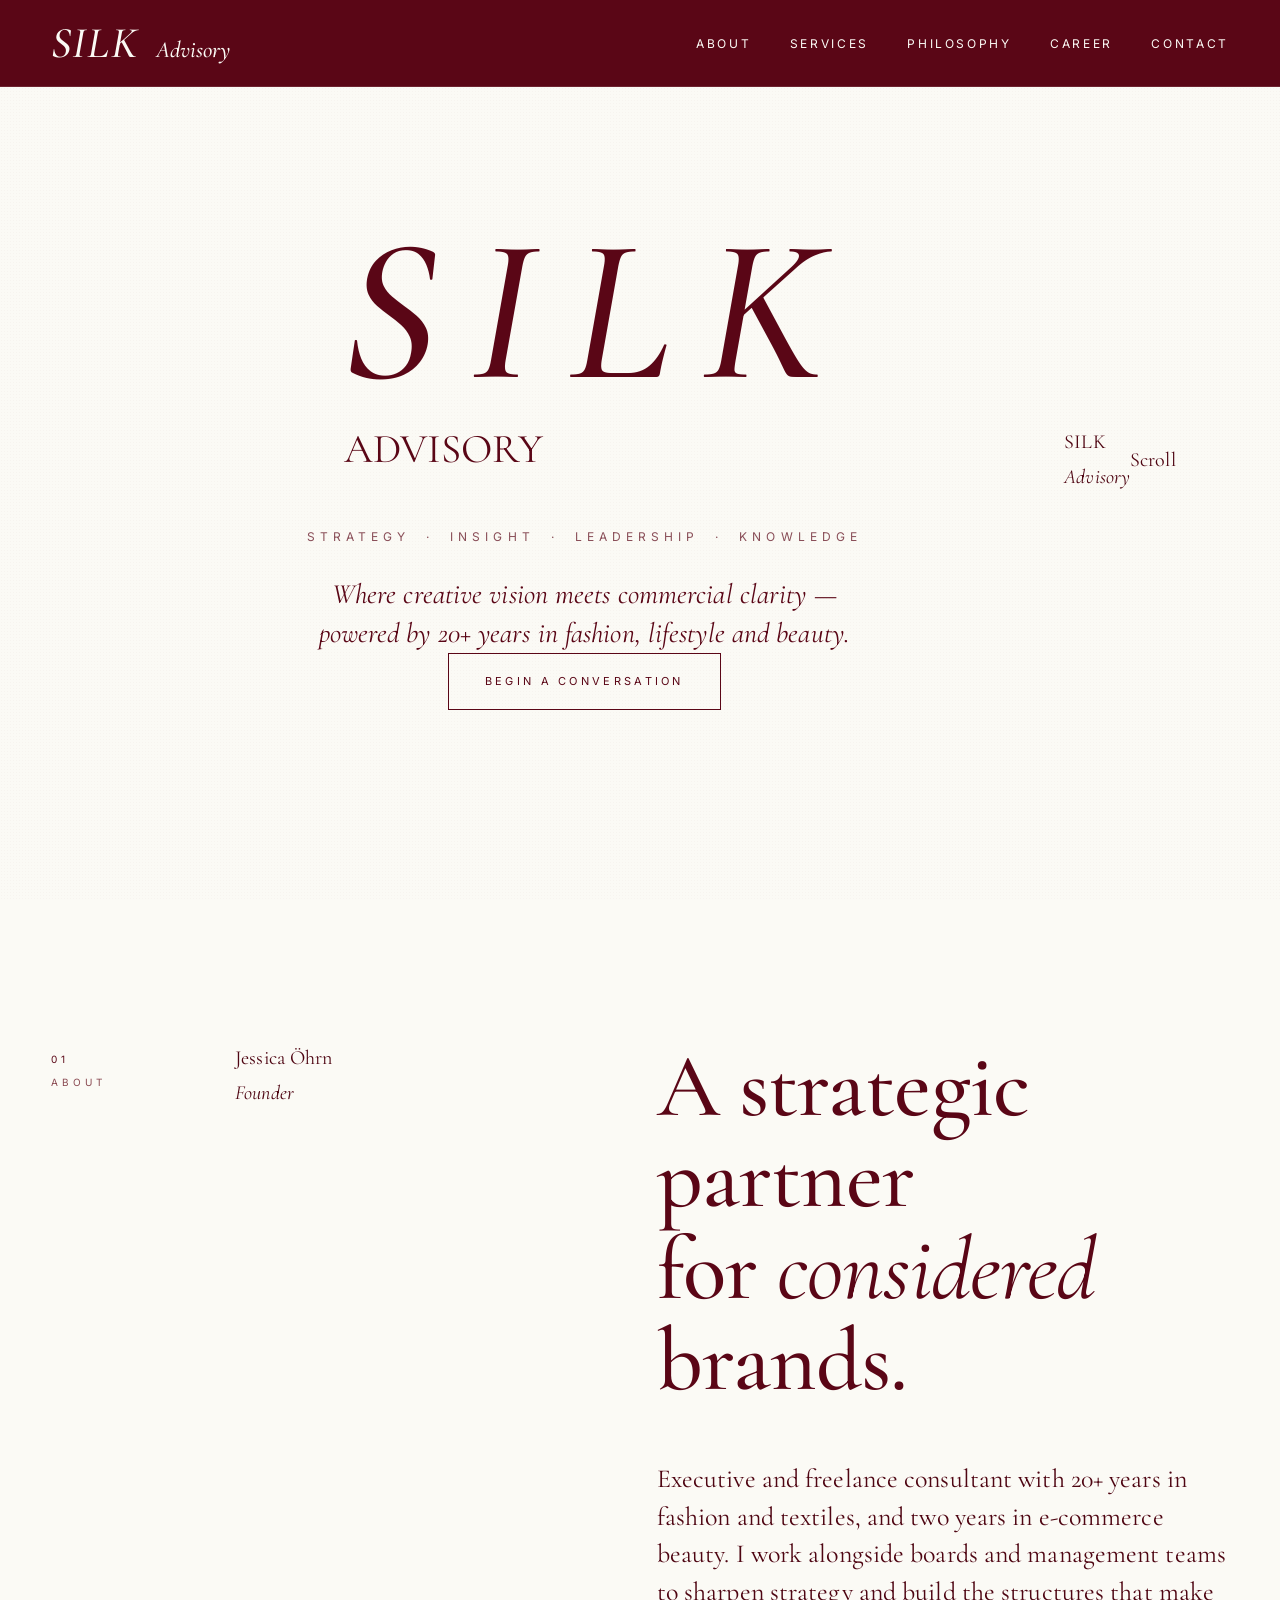
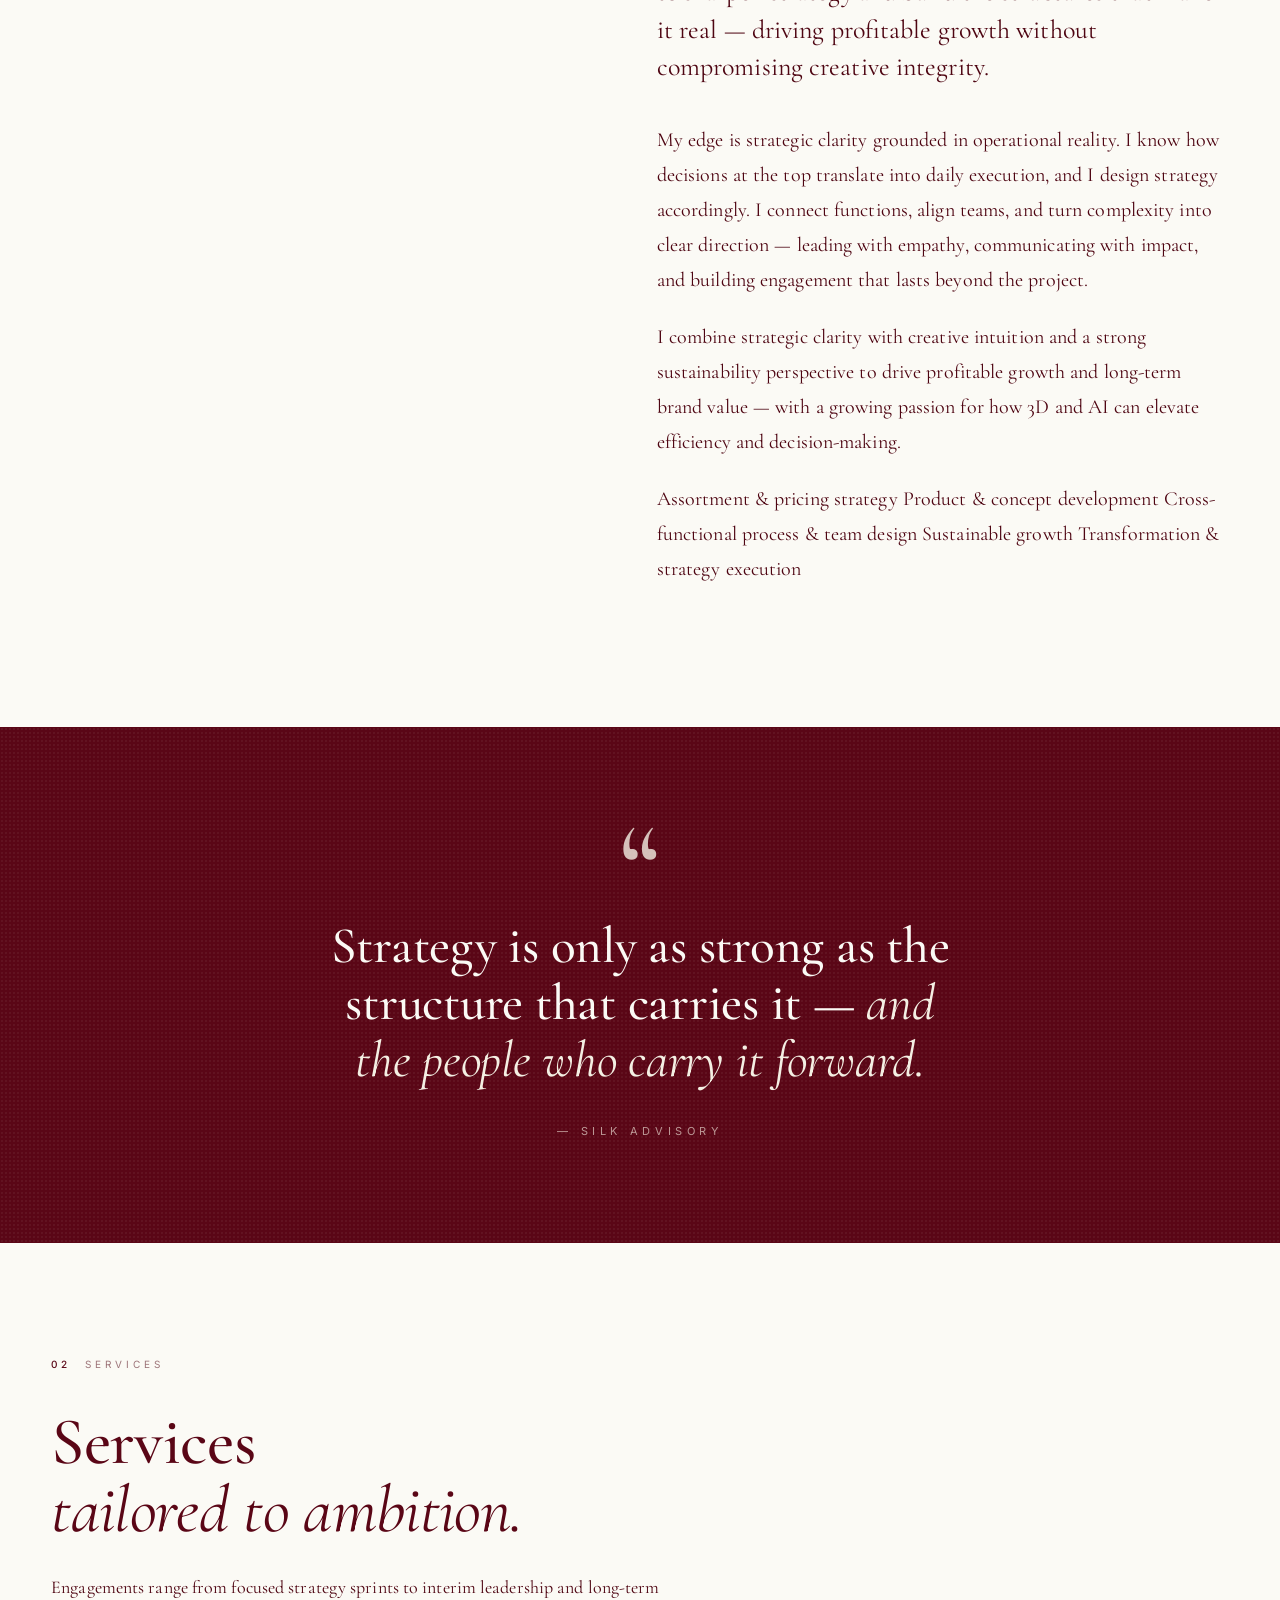
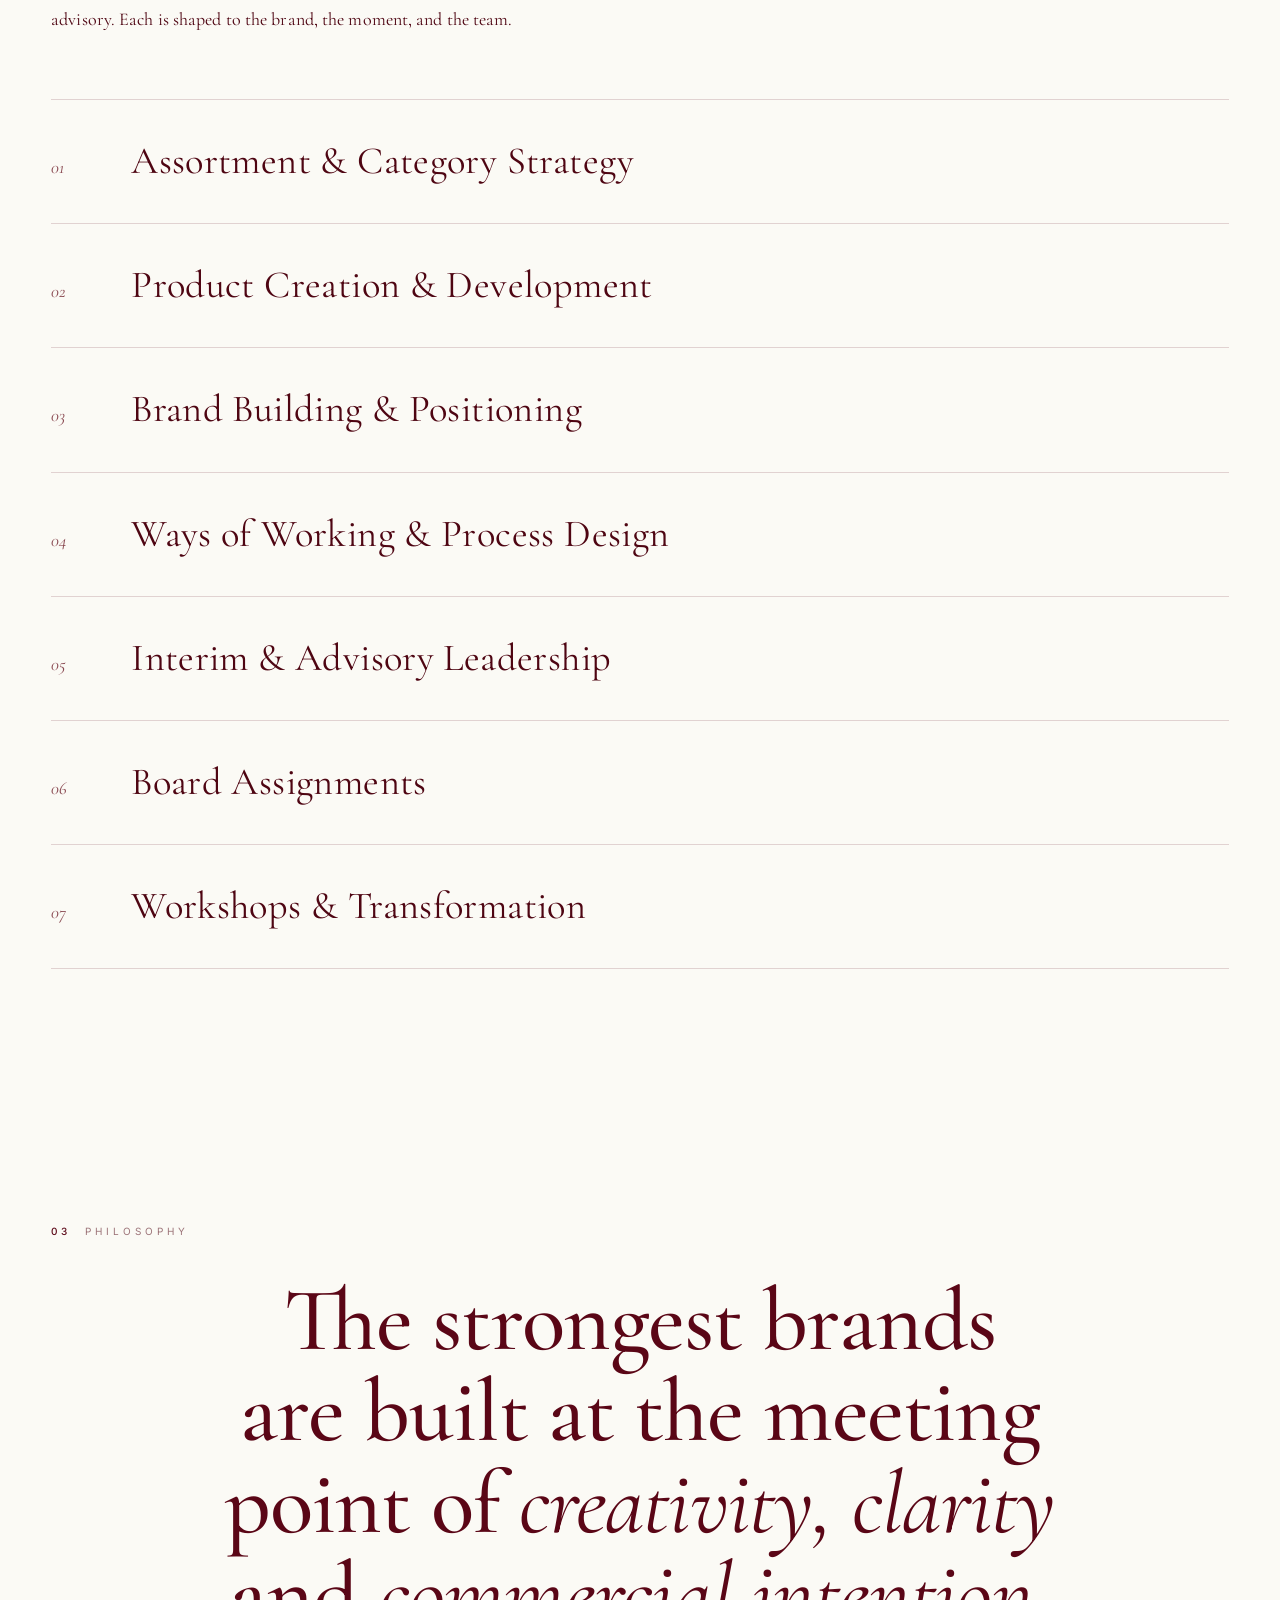
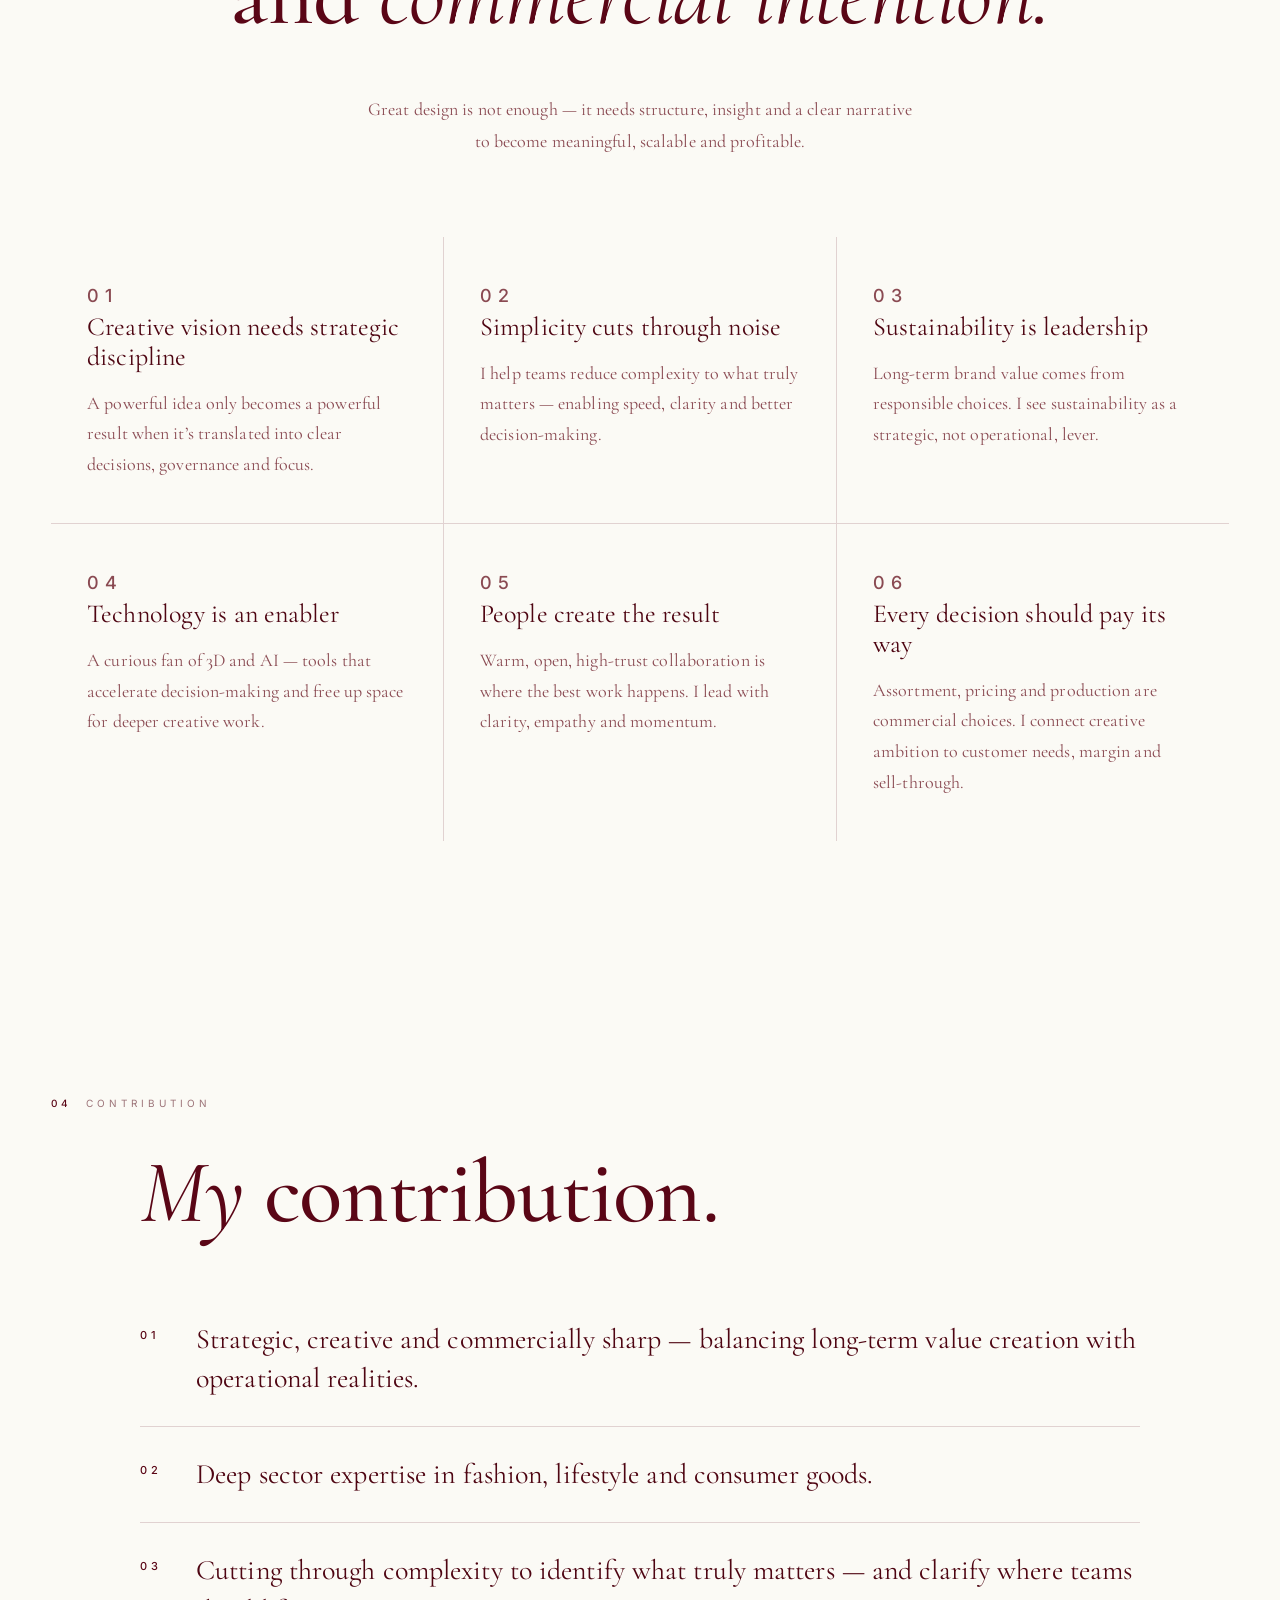
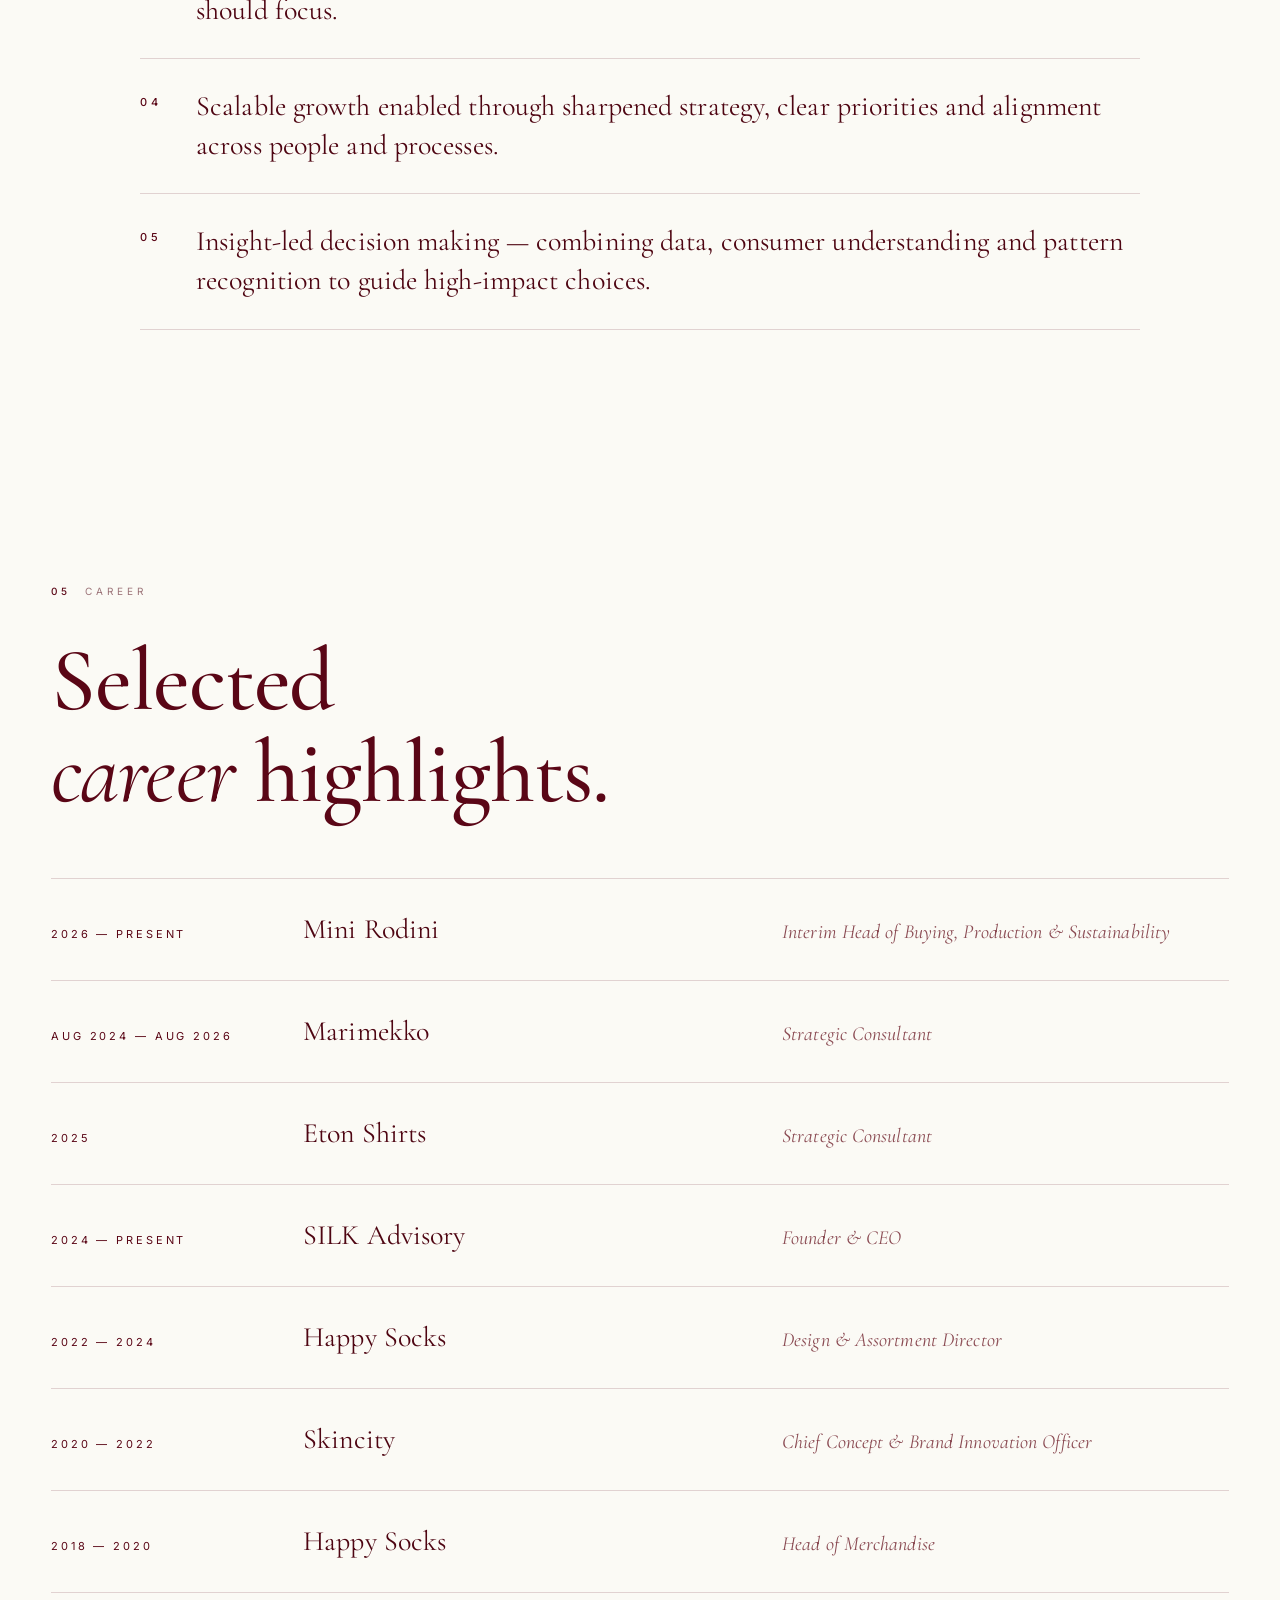
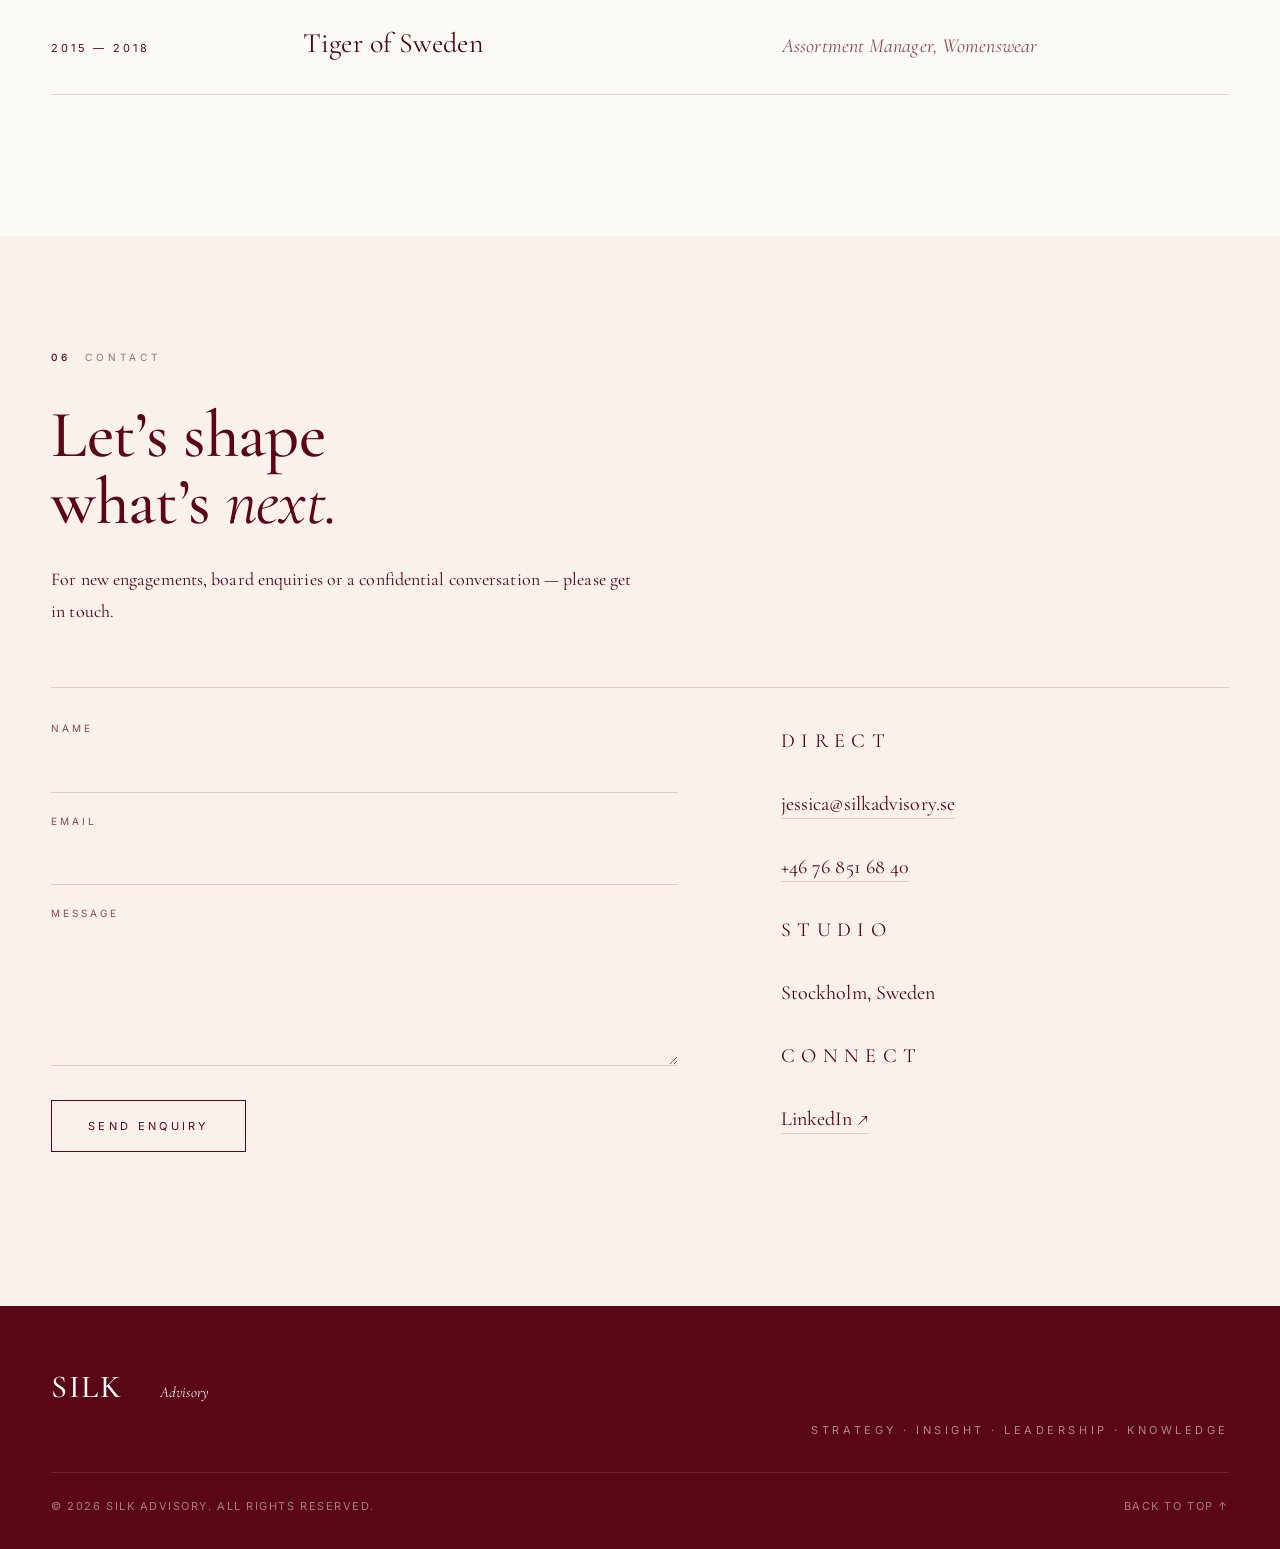
<file: index (2).html>
<!doctype html>
<html lang="en">
<head>
<meta charset="utf-8" />
<meta name="viewport" content="width=device-width, initial-scale=1" />
<title>SILK Advisory — Strategy, Insight, Leadership, Knowledge</title>
<meta name="description" content="SILK Advisory — where creative vision meets commercial clarity. Strategic consulting for fashion, lifestyle and beauty brands. Founded by Jessica Öhrn." />
<link rel="preconnect" href="https://fonts.googleapis.com">
<link rel="preconnect" href="https://fonts.gstatic.com" crossorigin>
<link href="https://fonts.googleapis.com/css2?family=Fraunces:ital,opsz,wght,SOFT@0,9..144,300..900,0..100;1,9..144,300..900,0..100&family=Cormorant+Garamond:ital,wght@0,300;0,400;0,500;1,400;1,500&family=Inter:wght@300;400;500&display=swap" rel="stylesheet">
<link rel="stylesheet" href="styles.css" />
</head>
<body>

<header class="nav" id="top">
  <a href="#top" class="nav__mark" aria-label="SILK Advisory">
    <svg class="nav__logo" viewBox="0 0 320 82" aria-hidden="true">
      <text x="0" y="64" font-family="'Cormorant Garamond', serif" font-style="italic" font-weight="500" font-size="72" letter-spacing="2" fill="currentColor">SILK</text>
      <text x="172" y="64" font-family="'Cormorant Garamond', serif" font-style="italic" font-weight="500" font-size="38" fill="currentColor">Advisory</text>
    </svg>
  </a>
  <nav class="nav__links" aria-label="Primary">
    <a href="#about">About</a>
    <a href="#services">Services</a>
    <a href="#philosophy">Philosophy</a>
    <a href="#career">Career</a>
    <a href="#contact">Contact</a>
  </nav>
  <button class="nav__toggle" aria-label="Open menu" aria-expanded="false">
    <span></span><span></span>
  </button>
</header>

<main>

  <!-- HERO -->
  <section class="hero">
    <div class="hero__copy">

      <h1 class="wordmark" aria-label="SILK Advisory">
        <span class="wordmark__silk">SILK</span>
        <span class="wordmark__adv">Advisory</span>
      </h1>
      <p class="hero__tagline">Strategy &nbsp;·&nbsp; Insight &nbsp;·&nbsp; Leadership &nbsp;·&nbsp; Knowledge</p>
      <p class="hero__lede">
        Where creative vision meets commercial clarity — powered by
        20+ years in fashion, lifestyle and beauty.
      </p>
      <a href="#contact" class="btn">Begin a conversation</a>
    </div>
    <aside class="hero__panel" aria-hidden="true">
      <div class="hero__panel-inner">
        <span class="hero__panel-label">SILK<br/><em>Advisory</em></span>
      </div>
    </aside>
    <div class="hero__scroll" aria-hidden="true">Scroll</div>
  </section>

  <!-- ABOUT -->
  <section id="about" class="section section--about">
    <div class="about__rail">
      <span class="rail-num">01</span>
      <span class="rail-label">About</span>
    </div>

    <figure class="about__portrait">
      <!-- Replace src with your portrait. Aspect ratio 4:5 looks best. -->
      <div class="portrait-frame" aria-label="Jessica Öhrn">
        <span class="portrait-frame__label">Jessica&nbsp;Öhrn<br/><em>Founder</em></span>
      </div>
    </figure>

    <div class="about__copy">
      <h2 class="display">A strategic partner<br/>for <em>considered</em> brands.</h2>

      <p class="lead">
        Executive and freelance consultant with 20+ years in fashion and textiles, and two
        years in e-commerce beauty. I work alongside boards and management teams to
        sharpen strategy and build the structures that make it real — driving profitable
        growth without compromising creative integrity.
      </p>
      <p>
        My edge is strategic clarity grounded in operational reality. I know how decisions
        at the top translate into daily execution, and I design strategy accordingly. I
        connect functions, align teams, and turn complexity into clear direction — leading
        with empathy, communicating with impact, and building engagement that lasts
        beyond the project.
      </p>
      <p>
        I combine strategic clarity with creative intuition and a strong sustainability
        perspective to drive profitable growth and long-term brand value — with a growing
        passion for how 3D and AI can elevate efficiency and decision-making.
      </p>

      <div class="tags">
        <span>Assortment &amp; pricing strategy</span>
        <span>Product &amp; concept development</span>
        <span>Cross-functional process &amp; team design</span>
        <span>Sustainable growth</span>
        <span>Transformation &amp; strategy execution</span>
      </div>
    </div>
  </section>

  <!-- PULL QUOTE -->
  <section class="pullquote">
    <p class="pullquote__mark">&ldquo;</p>
    <blockquote>
          Strategy is only as strong as the structure that carries it —
      <em>and the people who carry it forward.</em>
    </blockquote>
    <p class="pullquote__sig">— SILK Advisory</p>
  </section>

  <!-- SERVICES -->
  <section id="services" class="section section--dark">
    <div class="section__rail rail--light">
      <span class="rail-num">02</span>
      <span class="rail-label">Services</span>
    </div>
    <div class="services__head">
      <h2 class="display display--light">Services<br/><em>tailored to ambition.</em></h2>
      <p class="services__intro">
        Engagements range from focused strategy sprints to interim leadership and
        long-term advisory. Each is shaped to the brand, the moment, and the team.
      </p>
    </div>
    <ol class="services__list">
      <li><span>01</span><h3>Assortment &amp; Category Strategy</h3></li>
      <li><span>02</span><h3>Product Creation &amp; Development</h3></li>
      <li><span>03</span><h3>Brand Building &amp; Positioning</h3></li>
      <li><span>04</span><h3>Ways of Working &amp; Process Design</h3></li>
      <li><span>05</span><h3>Interim &amp; Advisory Leadership</h3></li>
      <li><span>06</span><h3>Board Assignments</h3></li>
      <li><span>07</span><h3>Workshops &amp; Transformation</h3></li>
    </ol>
  </section>

  <!-- PHILOSOPHY -->
  <section id="philosophy" class="section section--cream">
    <div class="section__rail">
      <span class="rail-num">03</span>
      <span class="rail-label">Philosophy</span>
    </div>
    <div class="phil__head">
      <h2 class="display">
        The strongest brands are built at the meeting point of
        <em>creativity, clarity</em> and <em>commercial intention.</em>
      </h2>
      <p class="phil__intro">
        Great design is not enough — it needs structure, insight and a clear narrative
        to become meaningful, scalable and profitable.
      </p>
    </div>

    <div class="principles">
      <article class="principle">
        <p class="principle__num">01</p>
        <h3>Creative vision needs strategic discipline</h3>
        <p>A powerful idea only becomes a powerful result when it&rsquo;s translated into clear decisions, governance and focus.</p>
      </article>
      <article class="principle">
        <p class="principle__num">02</p>
        <h3>Simplicity cuts through noise</h3>
        <p>I help teams reduce complexity to what truly matters — enabling speed, clarity and better decision-making.</p>
      </article>
      <article class="principle">
        <p class="principle__num">03</p>
        <h3>Sustainability is leadership</h3>
        <p>Long-term brand value comes from responsible choices. I see sustainability as a strategic, not operational, lever.</p>
      </article>
      <article class="principle">
        <p class="principle__num">04</p>
        <h3>Technology is an enabler</h3>
        <p>A curious fan of 3D and AI — tools that accelerate decision-making and free up space for deeper creative work.</p>
      </article>
      <article class="principle">
        <p class="principle__num">05</p>
        <h3>People create the result</h3>
        <p>Warm, open, high-trust collaboration is where the best work happens. I lead with clarity, empathy and momentum.</p>
              </article>
          <article class="principle">
        <p class="principle__num">06</p>
        <h3>Every decision should pay its way</h3>
        <p>Assortment, pricing and production are commercial choices. I connect creative ambition to customer needs, margin and sell-through.</p>
      </article>
    </div>
  </section>

  <!-- CONTRIBUTION -->
  <section class="section section--quote">
    <div class="section__rail">
      <span class="rail-num">04</span>
      <span class="rail-label">Contribution</span>
    </div>
    <div class="contribution">
      <h2 class="display"><em>My</em> contribution.</h2>
      <ul class="contribution__list">
        <li>Strategic, creative and commercially sharp — balancing long-term value creation with operational realities.</li>
        <li>Deep sector expertise in fashion, lifestyle and consumer goods.</li>
        <li>Cutting through complexity to identify what truly matters — and clarify where teams should focus.</li>
        <li>Scalable growth enabled through sharpened strategy, clear priorities and alignment across people and processes.</li>
        <li>Insight-led decision making — combining data, consumer understanding and pattern recognition to guide high-impact choices.</li>
      </ul>
    </div>
  </section>

  <!-- CAREER -->
  <section id="career" class="section section--cream">
    <div class="section__rail">
      <span class="rail-num">05</span>
      <span class="rail-label">Career</span>
    </div>
    <div class="career__head">
      <h2 class="display">Selected<br/><em>career</em> highlights.</h2>
    </div>
    <ul class="timeline">
      <li>
        <span class="t-year">2026 — present</span>
        <span class="t-co">Mini Rodini</span>
        <span class="t-role">Interim Head of Buying, Production &amp; Sustainability</span>
      </li>
      <li>
        <span class="t-year">Aug 2024 — Aug 2026</span>
        <span class="t-co">Marimekko</span>
        <span class="t-role">Strategic Consultant</span>
      </li>
      <li>
        <span class="t-year">2025</span>
        <span class="t-co">Eton Shirts</span>
        <span class="t-role">Strategic Consultant</span>
      </li>
      <li>
        <span class="t-year">2024 — present</span>
        <span class="t-co">SILK Advisory</span>
        <span class="t-role">Founder &amp; CEO</span>
      </li>
      <li>
        <span class="t-year">2022 — 2024</span>
        <span class="t-co">Happy Socks</span>
        <span class="t-role">Design &amp; Assortment Director</span>
      </li>
      <li>
        <span class="t-year">2020 — 2022</span>
        <span class="t-co">Skincity</span>
        <span class="t-role">Chief Concept &amp; Brand Innovation Officer</span>
      </li>
      <li>
        <span class="t-year">2018 — 2020</span>
        <span class="t-co">Happy Socks</span>
        <span class="t-role">Head of Merchandise</span>
      </li>
      <li>
        <span class="t-year">2015 — 2018</span>
        <span class="t-co">Tiger of Sweden</span>
        <span class="t-role">Assortment Manager, Womenswear</span>
      </li>
    </ul>
  </section>

  <!-- CONTACT -->
  <section id="contact" class="section section--dark contact">
    <div class="section__rail rail--light">
      <span class="rail-num">06</span>
      <span class="rail-label">Contact</span>
    </div>

    <div class="contact__head">
      <h2 class="display display--light">
        Let&rsquo;s shape<br/>what&rsquo;s <em>next.</em>
      </h2>
      <p class="contact__intro">
        For new engagements, board enquiries or a confidential conversation —
        please get in touch.
      </p>
    </div>

    <div class="contact__grid">
      <form class="contact__form" onsubmit="event.preventDefault(); window.location.href='mailto:jessica@silkadvisory.se?subject=Enquiry%20from%20'+encodeURIComponent(this.name.value)+'&body='+encodeURIComponent(this.message.value+'\n\n— '+this.name.value+'\n'+this.email.value);">
        <label>
          <span>Name</span>
          <input type="text" name="name" required autocomplete="name" />
        </label>
        <label>
          <span>Email</span>
          <input type="email" name="email" required autocomplete="email" />
        </label>
        <label>
          <span>Message</span>
          <textarea name="message" rows="5" required></textarea>
        </label>
        <button type="submit" class="btn btn--light">Send enquiry</button>
      </form>

      <aside class="contact__details">
        <p class="contact__label">Direct</p>
        <p><a href="mailto:jessica@silkadvisory.se">jessica@silkadvisory.se</a></p>
        <p><a href="tel:+46768516840">+46 76 851 68 40</a></p>

        <p class="contact__label">Studio</p>
        <p>Stockholm, Sweden</p>

        <p class="contact__label">Connect</p>
        <p><a href="https://www.linkedin.com/" target="_blank" rel="noopener">LinkedIn ↗</a></p>
      </aside>
    </div>
  </section>

</main>

<footer class="foot">
  <div class="foot__top">
    <span class="foot__mark">
      <svg viewBox="0 0 600 240" class="foot__logo" aria-label="SILK Advisory">
        <text x="0" y="100" font-family="'Cormorant Garamond', serif" font-weight="500" font-size="120" letter-spacing="6" fill="currentColor">SILK</text>
        <text x="410" y="100" font-family="'Cormorant Garamond', serif" font-style="italic" font-weight="400" font-size="56" fill="currentColor">Advisory</text>
      </svg>
    </span>
    <span class="foot__tag">Strategy &middot; Insight &middot; Leadership &middot; Knowledge</span>
  </div>
  <div class="foot__bot">
    <span>© <span id="year"></span> SILK Advisory. All rights reserved.</span>
    <a href="#top">Back to top ↑</a>
  </div>
</footer>

<script>
  document.getElementById('year').textContent = new Date().getFullYear();
  // mobile nav
  const t = document.querySelector('.nav__toggle');
  const links = document.querySelector('.nav__links');
  t.addEventListener('click', () => {
    const open = links.classList.toggle('is-open');
    t.setAttribute('aria-expanded', open);
    t.classList.toggle('is-open', open);
  });
  links.querySelectorAll('a').forEach(a => a.addEventListener('click', () => {
    links.classList.remove('is-open');
    t.classList.remove('is-open');
    t.setAttribute('aria-expanded', false);
  }));

  // subtle reveal on scroll
  const io = new IntersectionObserver((entries) => {
    entries.forEach(e => { if (e.isIntersecting) e.target.classList.add('in'); });
  }, { threshold: 0.12 });
  document.querySelectorAll('.section, .hero__inner').forEach(el => io.observe(el));
</script>

</body>
</html>
</file>
<file: styles.css>
/* ============================================================
   SILK ADVISORY — editorial, fashion-forward, calm
   Palette: Deep Merlot · Cream · Onyx · Beige Glow · Toasted Stone
   ============================================================ */

:root {
  --cream:       #FBFAF5;   /* much closer to white now */
  --cream-2:     #F4EFE3;
  --cream-soft:  #FFFFFF;
  --beige:       #E2D5C2;
  --stone:       #9B8174;
  --rose:        #F2C8C4;   /* powder pink */
  --rose-soft:   #F7DCD8;
  --blush:       #FAF0EC;   /* soft accent band (contact) */
  --merlot:      #5A0616;
  --merlot-deep: #3F0410;
  --merlot-text: #4E0512;
  --onyx:        #1A1110;
  --ink:         #4E0512;
  --muted:       #8A4A52;
  --line:        rgba(90,6,22,.16);
  --line-light:  rgba(251,250,245,.26);

  --serif:    'Cormorant Garamond', 'Times New Roman', serif;
  --display:  'Cormorant Garamond', 'Times New Roman', serif;
  --sans:     'Inter', -apple-system, BlinkMacSystemFont, 'Helvetica Neue', sans-serif;

  --max:      1320px;
  --gutter:   clamp(20px, 4vw, 56px);
  --section-y: clamp(80px, 11vw, 160px);
}

* { box-sizing: border-box; }

html, body {
  margin: 0; padding: 0;
  background: var(--cream);
  color: var(--ink);
  font-family: var(--serif);
  font-weight: 400;
  font-size: 20px;
  line-height: 1.75;
  letter-spacing: .005em;
  -webkit-font-smoothing: antialiased;
  -moz-osx-font-smoothing: grayscale;
}

/* Cormorant Garamond tuning — clean, classic, no swashes */
.display, .wordmark, .silk-title {
  font-weight: 500;
  font-feature-settings: "liga" 1, "kern" 1;
}
.display em, em, i {
  font-weight: 400;
  font-style: italic;
  font-feature-settings: "liga" 1, "kern" 1;
}
.serif, .lead, blockquote, .pullquote blockquote {
  font-feature-settings: "liga" 1, "kern" 1;
}

html { scroll-behavior: smooth; }

img { max-width: 100%; display: block; }

a { color: inherit; text-decoration: none; }
a:hover { opacity: .68; transition: opacity .25s ease; }

p { margin: 0 0 1.1em; }

::selection { background: var(--merlot); color: var(--cream); }

/* ---------- Reveal ---------- */
.section, .hero__inner { opacity: 0; transform: translateY(14px); transition: opacity 1s ease, transform 1.1s cubic-bezier(.2,.7,.2,1); }
.section.in, .hero__inner.in { opacity: 1; transform: none; }

/* ============================================================
   NAV
   ============================================================ */
.nav {
  position: fixed; inset: 0 0 auto 0;
  display: flex; align-items: center; justify-content: space-between;
  padding: 18px var(--gutter);
  z-index: 50;
  background: var(--merlot);
  color: var(--cream);
  border-bottom: 1px solid rgba(251,250,245,.12);
}
.nav__mark {
  display: inline-flex; align-items: center;
  color: var(--cream);
  line-height: 0;
}
.nav__logo { height: 50px; width: auto; display: block; }
.foot__logo { height: 64px; width: auto; display: block; }
.nav__links {
  display: flex; gap: clamp(18px, 3vw, 40px);
  font-size: 12px; letter-spacing: .22em; text-transform: uppercase;
}
.nav__links a {
  position: relative; padding: 4px 0;
  color: var(--cream);
}
.nav__links a::after {
  content: ''; position: absolute; left: 0; right: 0; bottom: -2px;
  height: 1px; background: var(--cream);
  transform: scaleX(0); transform-origin: left;
  transition: transform .4s ease;
}
.nav__links a:hover { opacity: 1; }
.nav__links a:hover::after { transform: scaleX(1); }

/* SV / EN language switch */
.lang { display: inline-flex; align-items: center; gap: 8px; margin-left: clamp(4px, 1vw, 16px); }
.lang__btn {
  background: none; border: 0; padding: 4px 0; cursor: pointer;
  font: inherit; letter-spacing: inherit; text-transform: uppercase;
  color: var(--cream); opacity: .5;
  transition: opacity .3s ease;
}
.lang__btn:hover, .lang__btn.is-active { opacity: 1; }
.lang__sep { color: var(--cream); opacity: .35; }

.nav__toggle {
  display: none;
  width: 38px; height: 38px;
  background: transparent; border: 0; cursor: pointer;
  padding: 0; position: relative;
}
.nav__toggle span {
  position: absolute; left: 6px; right: 6px; height: 1px;
  background: var(--cream); transition: transform .3s ease, opacity .3s ease, top .3s ease;
}
.nav__toggle span:nth-child(1) { top: 14px; }
.nav__toggle span:nth-child(2) { top: 22px; }
.nav__toggle.is-open span:nth-child(1) { top: 18px; transform: rotate(45deg); }
.nav__toggle.is-open span:nth-child(2) { top: 18px; transform: rotate(-45deg); }

/* ============================================================
   HERO
   ============================================================ */
.hero {
  min-height: 100svh;
  display: flex;
  align-items: center;
  justify-content: center;
  position: relative;
  padding: 140px var(--gutter) 120px;
  background: var(--cream);
  overflow: hidden;
}
.hero::before {
  /* faint textile grain on left side */
  content: ''; position: absolute; inset: 0;
  background-image: radial-gradient(rgba(78,5,18,.04) 1px, transparent 1px);
  background-size: 3px 3px;
  opacity: .6; pointer-events: none;
}
.hero__copy {
  position: relative;
  width: 100%;
  max-width: 960px;
  display: flex;
  flex-direction: column;
  align-items: center;
  text-align: center;
}

.eyebrow {
  font-size: 11px; letter-spacing: .42em; text-transform: uppercase;
  color: var(--merlot);
  margin: 0 0 32px;
  opacity: .7;
}
.wordmark {
  font-family: var(--display);
  font-weight: 400;
  margin: 0;
  line-height: .88;
  color: var(--ink);
}
.wordmark {
  display: flex;
  flex-direction: column;
  align-items: stretch;
  text-align: center;
  color: var(--merlot);
}
/* letter-spacing also trails the last letter; a matching negative right margin
   keeps SILK optically centred and sets the width ADVISORY spreads across */
.wordmark__silk {
  font-family: var(--display);
  font-style: italic;
  font-weight: 500;
  font-size: clamp(96px, 16vw, 236px);
  letter-spacing: .16em;
  margin-right: -.16em;
  line-height: 1;
}
/* upright small caps spread edge to edge under SILK */
.wordmark__adv {
  display: flex;
  justify-content: space-between;
  font-family: var(--display);
  font-style: normal;
  font-weight: 400;
  text-transform: uppercase;
  font-size: clamp(22px, 3.2vw, 46px);
  line-height: 1;
  margin-top: .35em;
  padding-left: .04em;
}
.hero__tagline {
  margin: 56px 0 28px;
  font-size: 12px; letter-spacing: .42em; text-transform: uppercase;
  color: var(--merlot);
  opacity: .7;
}
.hero__lede {
  font-family: var(--serif);
  font-style: italic;
  font-size: clamp(20px, 2.2vw, 28px);
  font-weight: 400;
  line-height: 1.4;
  color: var(--merlot);
  max-width: 700px;
  margin: 0 auto;
  text-wrap: balance;
}

/* ============================================================
   BUTTONS
   ============================================================ */
.btn {
  display: inline-block;
  font-family: var(--sans);
  font-size: 11px; letter-spacing: .3em; text-transform: uppercase;
  padding: 18px 36px;
  border: 1px solid var(--merlot);
  color: var(--merlot);
  background: transparent;
  cursor: pointer;
  transition: background .35s ease, color .35s ease, border-color .35s ease;
}
.btn:hover {
  background: var(--merlot);
  color: var(--cream);
  opacity: 1;
}
.btn--light {
  border-color: var(--cream);
  color: var(--cream);
}
.btn--light:hover {
  background: var(--cream);
  color: var(--ink);
}

/* ============================================================
   GENERIC SECTION
   ============================================================ */
.section {
  position: relative;
  padding: var(--section-y) var(--gutter);
}
.section--cream { background: var(--cream); }
.section--dark  {
  background: var(--merlot-deep);
  color: var(--cream);
}
.section--quote {
  background: var(--cream);
}
/* hairline between two cream sections that meet */
.section--rule::before {
  content: '';
  position: absolute; top: 0; left: 50%;
  width: min(var(--max), calc(100% - 2 * var(--gutter)));
  transform: translateX(-50%);
  height: 1px;
  background: var(--line);
}

.section__rail {
  position: absolute; top: calc(var(--section-y) - 28px); left: var(--gutter);
  display: flex; flex-direction: row; gap: 14px; align-items: center;
  font-size: 10px; letter-spacing: .4em; text-transform: uppercase;
  color: var(--muted);
  z-index: 2;
}
.section__rail { color: rgba(78,5,18,.55); }
.section__rail .rail-num { color: var(--merlot); font-weight: 500; }
.rail--light { color: rgba(251,246,234,.6); }
.rail--light .rail-num { color: var(--cream); }

.display {
  font-family: var(--display);
  font-weight: 500;
  font-size: clamp(44px, 7vw, 112px);
  line-height: 1.02;
  letter-spacing: -.01em;
  margin: 0 0 .6em;
  color: var(--merlot);
}
.display em {
  font-family: var(--serif);
  font-style: italic;
  font-weight: 400;
  color: var(--merlot);
}
.display--light { color: var(--cream); }
.display--light em { color: var(--cream-2); }

.lead {
  font-family: var(--serif);
  font-size: clamp(20px, 2.1vw, 26px);
  font-weight: 400;
  line-height: 1.45;
  color: var(--ink);
  margin: 0 0 1.4em;
}

/* ============================================================
   ABOUT — portrait + copy
   ============================================================ */
/* About stays put: no fade/slide-in on scroll */
.section--about { opacity: 1; transform: none; transition: none; }
.section--about {
  display: grid;
  grid-template-columns: 120px minmax(240px, 1fr) minmax(0, 1.6fr);
  column-gap: clamp(32px, 5vw, 96px);
  max-width: var(--max);
  margin: 0 auto;
  align-items: start;
}
.about__head {
  grid-column: 2 / 4;
  font-size: clamp(40px, 5.2vw, 80px);
  margin: 0 0 clamp(40px, 5vw, 72px);
}
.about__rail {
  display: flex; flex-direction: column; gap: 6px;
  font-size: 10px; letter-spacing: .4em; text-transform: uppercase;
  color: var(--muted);
  padding-top: 10px;
}
.about__rail .rail-num { color: var(--merlot); }

.about__portrait {
  grid-column: 2;
  margin: 0;
  position: sticky;
  top: 120px;
}
.about__copy { grid-column: 3; }
.about__copy .lead { margin-top: 0; }
.portrait-photo {
  display: block;
  width: 100%;
  height: auto;
  aspect-ratio: 4 / 5;
  object-fit: cover;
  border: 1px solid var(--line);
}
.portrait-caption {
  margin-top: 18px;
  font-family: var(--display);
  font-size: 16px;
  letter-spacing: .12em;
  color: var(--ink);
  text-transform: uppercase;
  line-height: 1.4;
}
.portrait-caption em {
  font-family: var(--serif);
  font-style: italic;
  font-size: 14px;
  letter-spacing: .04em;
  text-transform: none;
  color: var(--merlot);
}

/* ============================================================
   BRANDS - typographic strip below About
   ============================================================ */
.brands {
  padding: clamp(48px, 6vw, 88px) var(--gutter);
  border-top: 1px solid var(--line);
  background: var(--cream);
}
.brands__inner { max-width: var(--max); margin: 0 auto; text-align: center; }
.brands__label {
  margin: 0 0 36px;
  font-family: var(--sans);
  font-size: 12px; letter-spacing: .42em; text-transform: uppercase;
  color: var(--merlot);
  opacity: .7;
}
.brands__list {
  list-style: none; margin: 0; padding: 0;
  display: flex; flex-wrap: wrap; justify-content: center; align-items: baseline;
  gap: 18px clamp(22px, 2.6vw, 44px);
  font-family: var(--display);
  font-size: clamp(20px, 2.1vw, 30px);
  color: var(--merlot);
}
.brands__list li { white-space: nowrap; }
.brands__list a {
  position: relative;
  color: inherit;
}
.brands__list a::after {
  content: ''; position: absolute; left: 0; right: 0; bottom: -2px;
  height: 1px; background: currentColor;
  transform: scaleX(0); transform-origin: left;
  transition: transform .4s ease;
}
.brands__list a:hover { opacity: 1; }
.brands__list a:hover::after,
.brands__list a:focus-visible::after { transform: scaleX(1); }
@media (max-width: 720px) {
  .brands__label { letter-spacing: .26em; }
  .brands__list { font-size: 21px; gap: 14px 24px; }
}

/* ============================================================
   PULL QUOTE — full merlot, cream type
   ============================================================ */
.pullquote {
  position: relative;
  background: var(--merlot);
  color: var(--cream);
  padding: clamp(64px, 8vw, 112px) var(--gutter);
  text-align: center;
  overflow: hidden;
}
.pullquote::before {
  /* faint textile grain */
  content: '';
  position: absolute; inset: 0;
  background-image: radial-gradient(rgba(251,246,234,.05) 1px, transparent 1px);
  background-size: 4px 4px;
  pointer-events: none;
}
.pullquote__mark {
  font-family: var(--display);
  font-weight: 500;
  font-size: clamp(80px, 10vw, 120px);
  line-height: .6;
  color: var(--cream-2);
  margin: 0 0 16px;
  opacity: .8;
}
.pullquote blockquote {
  position: relative;
  margin: 0 auto;
  max-width: 900px;
  font-family: var(--display);
  font-weight: 500;
  font-size: clamp(28px, 4vw, 54px);
  line-height: 1.12;
  color: var(--cream);
  letter-spacing: -.005em;
  text-wrap: balance;
}
.pullquote blockquote em {
  font-family: var(--serif);
  font-style: italic;
  font-weight: 400;
  color: var(--cream-2);
}
.pullquote__sig {
  position: relative;
  margin: 32px 0 0;
  font-size: 11px;
  letter-spacing: .42em;
  text-transform: uppercase;
  color: rgba(251,246,234,.6);
}

/* ============================================================
   SERVICES
   ============================================================ */
.section--dark .section__rail { color: rgba(248,242,230,.55); }
.services__head {
  max-width: var(--max);
  margin: 0 auto 64px;
  display: grid;
  grid-template-columns: 1fr;
  align-items: start;
  padding-top: 24px;
}
.services__head .display {
  grid-column: 1;
  font-size: clamp(40px, 5.2vw, 80px);
  margin: 0 0 28px;
}
.services__intro {
  grid-column: 1;
  margin: 0;
  font-family: var(--serif);
  font-size: 18px;
  color: rgba(248,242,230,.78);
  max-width: 620px;
}
.services__list {
  list-style: none; padding: 0; margin: 0 auto;
  max-width: var(--max);
  border-top: 1px solid var(--line-light);
}
.services__list li {
  display: grid;
  grid-template-columns: 80px 1fr auto;
  align-items: baseline;
  padding: 28px 0;
  border-bottom: 1px solid var(--line-light);
  cursor: default;
  transition: padding .4s ease, background .4s ease;
}
.services__list li:hover {
  padding-left: 16px;
}
.services__list li > span {
  font-family: var(--serif);
  font-style: italic;
  font-size: 18px;
  color: var(--beige);
}
.services__list h3 {
  font-family: var(--display);
  font-weight: 400;
  font-size: clamp(24px, 3vw, 40px);
  margin: 0;
  color: var(--cream);
  letter-spacing: .01em;
}

.services__desc {
  grid-column: 2;
  margin: 10px 0 0;
  max-width: 720px;
  font-family: var(--serif);
  font-size: 18px;
  line-height: 1.6;
  color: var(--muted);
}

/* ============================================================
   PHILOSOPHY
   ============================================================ */
.phil__head {
  max-width: 1100px;
  margin: 0 auto 80px;
  text-align: center;
  padding-top: 24px;
}
.phil__head .display { text-wrap: balance; }
@media (max-width: 720px) {
  .phil__head .display { font-size: min(44px, 10.8vw); }
}
.phil__intro {
  font-family: var(--serif);
  font-size: 18px;
  color: var(--muted);
  max-width: 560px;
  margin: 0 auto;
}
.principles {
  max-width: var(--max);
  margin: 0 auto;
  display: grid;
  grid-template-columns: repeat(3, 1fr);
  gap: 1px;
  background: var(--line);
}
.principle {
  background: var(--cream);
  padding: 44px 36px;
  display: flex; flex-direction: column;
  min-height: 280px;
  position: relative;
  transition: background .4s ease;
}
@media (hover: hover) {
  .principle:hover { background: var(--rose-soft); }
}
.principle__num {
  font-family: var(--sans);
  font-weight: 500;
  color: var(--merlot);
  font-size: 11px;
  letter-spacing: .32em;
  margin: 0 0 28px;
}
.principle h3 {
  font-family: var(--display);
  font-weight: 400;
  font-size: 26px;
  line-height: 1.15;
  margin: 0 0 16px;
  color: var(--ink);
}
.principle p {
  margin: 0;
  color: var(--muted);
  font-size: 18px;
  line-height: 1.7;
}

/* ============================================================
   CONTRIBUTION
   ============================================================ */
.contribution {
  max-width: 1000px;
  margin: 0 auto;
  padding-top: 24px;
}
.contribution__list {
  list-style: none; padding: 0; margin: 40px 0 0;
}
.contribution__list li {
  font-family: var(--serif);
  font-size: clamp(20px, 2.2vw, 28px);
  line-height: 1.4;
  padding: 28px 0;
  border-bottom: 1px solid var(--line);
  color: var(--ink);
  position: relative;
  padding-left: 56px;
}
.contribution__list li::before {
  content: counter(item, decimal-leading-zero);
  counter-increment: item;
  position: absolute; left: 0; top: 36px;
  font-family: var(--sans);
  font-size: 11px;
  font-weight: 500;
  color: var(--merlot);
  letter-spacing: .32em;
}
.contribution__list { counter-reset: item; }

/* ============================================================
   CAREER
   ============================================================ */
.career__head {
  max-width: var(--max);
  margin: 0 auto 60px;
  padding-top: 24px;
}
.timeline {
  list-style: none; padding: 0; margin: 0 auto;
  max-width: var(--max);
  border-top: 1px solid var(--line);
}
.timeline li {
  display: grid;
  grid-template-columns: 220px 1fr 1fr;
  column-gap: 32px;
  align-items: baseline;
  padding: 26px 0;
  border-bottom: 1px solid var(--line);
}
.career__sub {
  max-width: var(--max);
  margin: 72px auto 24px;
  font-family: var(--sans);
  font-weight: 400;
  font-size: 12px; letter-spacing: .42em; text-transform: uppercase;
  color: var(--merlot);
  opacity: .7;
}
.t-year {
  font-size: 11px; letter-spacing: .26em; text-transform: uppercase;
  color: var(--merlot);
}
.t-co {
  font-family: var(--display);
  font-size: clamp(20px, 2.2vw, 28px);
  color: var(--ink);
}
.t-role {
  font-family: var(--serif);
  font-style: italic;
  font-size: 20px;
  color: var(--muted);
}

/* ============================================================
   CONTACT
   ============================================================ */
.contact__head {
  max-width: var(--max);
  margin: 0 auto 60px;
  padding-top: 24px;
}
.contact__head .display {
  font-size: clamp(40px, 5.2vw, 80px);
  margin: 0 0 28px;
}
.contact__intro {
  margin: 0;
  font-family: var(--serif);
  font-size: 18px;
  color: rgba(248,242,230,.78);
  max-width: 620px;
  text-wrap: pretty;
}
.contact__grid {
  max-width: var(--max);
  margin: 0 auto;
  display: grid;
  grid-template-columns: 1.4fr 1fr;
  column-gap: clamp(40px, 8vw, 120px);
  padding-top: 32px;
  border-top: 1px solid var(--line-light);
}
.contact__form { display: flex; flex-direction: column; gap: 20px; }
.contact__form label {
  display: flex; flex-direction: column; gap: 8px;
}
.contact__form label span {
  font-size: 10px; letter-spacing: .3em; text-transform: uppercase;
  color: rgba(248,242,230,.6);
}
.contact__form input,
.contact__form textarea {
  background: transparent;
  border: 0;
  border-bottom: 1px solid var(--line-light);
  padding: 10px 0 14px;
  color: var(--cream);
  font-family: var(--serif);
  font-size: 18px;
  outline: none;
  resize: vertical;
}
.contact__form input:focus,
.contact__form textarea:focus {
  border-color: var(--beige);
}
.contact__form .btn { align-self: flex-start; margin-top: 14px; }

.contact__details { padding-top: 4px; }
.contact__label {
  font-size: 10px; letter-spacing: .32em; text-transform: uppercase;
  color: rgba(248,242,230,.5);
  margin: 0 0 6px;
}
.contact__details p {
  font-family: var(--serif);
  font-size: 20px;
  margin: 0 0 28px;
  color: var(--cream);
}
.contact__details a { border-bottom: 1px solid var(--line-light); padding-bottom: 2px; }

/* ============================================================
   FOOTER
   ============================================================ */
.foot {
  background: var(--merlot);
  color: var(--cream);
  padding: 64px var(--gutter) 32px;
}
.foot__top {
  max-width: var(--max); margin: 0 auto;
  display: flex; justify-content: space-between; align-items: baseline;
  padding-bottom: 32px;
  border-bottom: 1px solid rgba(248,242,230,.12);
  gap: 24px; flex-wrap: wrap;
}
.foot__mark {
  line-height: 0;
  letter-spacing: 0;
}
.foot__tag {
  font-size: 11px; letter-spacing: .32em; text-transform: uppercase;
  color: rgba(248,242,230,.55);
}
.foot__bot {
  max-width: var(--max); margin: 24px auto 0;
  display: flex; justify-content: space-between;
  font-size: 11px; letter-spacing: .14em; text-transform: uppercase;
  color: rgba(248,242,230,.5);
  flex-wrap: wrap; gap: 12px;
}

/* ============================================================
   RESPONSIVE
   ============================================================ */
@media (max-width: 960px) {
  .section--about,
  .services__head,
  .contact__head {
    grid-template-columns: 1fr;
    row-gap: 36px;
  }
  .section--about .about__rail,
  .services__head .display,
  .services__head .services__intro,
  .contact__intro { grid-column: 1; }
  .section--about .about__head,
  .section--about .about__portrait,
  .section--about .about__copy { grid-column: 1; }
  .section--about .about__head { margin-bottom: 0; }
  .about__portrait { max-width: 300px; position: static; }

  .principles { grid-template-columns: 1fr 1fr; }
  .timeline li { grid-template-columns: 160px 1fr; row-gap: 6px; }
  .timeline li .t-role { grid-column: 2; }

  .contact__grid { grid-template-columns: 1fr; row-gap: 56px; }
}

@media (max-width: 960px) {
  .hero { padding-top: 120px; }
}

@media (max-width: 720px) {
  .nav__links {
    position: fixed; inset: 0;
    background: var(--merlot);
    flex-direction: column;
    align-items: center; justify-content: center;
    gap: 28px;
    font-size: 16px;
    transform: translateY(-100%);
    transition: transform .5s cubic-bezier(.2,.7,.2,1);
    pointer-events: none;
  }
  .nav__links.is-open {
    transform: translateY(0);
    pointer-events: auto;
  }
  .nav__toggle { display: block; z-index: 60; }
  .nav { z-index: 60; }

  .principles { grid-template-columns: 1fr; }
  .principle { min-height: 0; padding: 36px 24px; }

  .services__list li { grid-template-columns: 50px 1fr; }
  .services__list li:hover { padding-left: 0; }

  .timeline li { grid-template-columns: 1fr; row-gap: 4px; }
  .timeline li .t-role { grid-column: 1; }
  .timeline li .t-year { margin-bottom: 4px; white-space: nowrap; }

  .contribution__list li { padding-left: 36px; font-size: 19px; }

  .hero { padding-top: 120px; padding-bottom: 110px; }
  .wordmark__silk { font-size: clamp(72px, 22vw, 110px); }
  .wordmark__adv { font-size: clamp(18px, 5.6vw, 26px); }
  .hero__tagline { margin: 40px 0 22px; letter-spacing: .26em; line-height: 2; }
  .hero__tagline-sep { display: none; }
  .hero__tagline-pair { display: block; }
  .hero__lede { font-size: 19px; }
}

/* Labels, menus and buttons stay in the clean sans; running text is serif */
.nav__links, .eyebrow, .hero__tagline, .btn,
.section__rail, .about__rail, .pullquote__sig, .t-year,
.contact__form label span, .contact__label, .foot__tag, .foot__bot,
input, textarea, select, button {
  font-family: var(--sans);
}



/* Services on cream instead of dark merlot */
#services { background: var(--cream); color: var(--ink); }
#services .section__rail { color: rgba(78,5,18,.55); }
#services .section__rail .rail-num { color: var(--merlot); }
#services .display--light,
#services .display--light em { color: var(--merlot); }
#services .services__intro { color: var(--ink); }
#services .services__list { border-top-color: var(--line); }
#services .services__list li { border-bottom-color: var(--line); }
#services .services__list li > span { color: var(--muted); }
#services .services__list h3 { color: var(--ink); }




/* Contact on warm cream instead of dark merlot */
#contact { background: var(--blush); color: var(--ink); }
#contact .section__rail { color: rgba(78,5,18,.55); }
#contact .section__rail .rail-num { color: var(--merlot); }
#contact .display--light,
#contact .display--light em { color: var(--merlot); }
#contact .contact__intro { color: var(--ink); }
#contact .contact__grid { border-top-color: var(--line); }
#contact .contact__form label span,
#contact .contact__label { color: var(--muted); }
#contact .contact__form input,
#contact .contact__form textarea { color: var(--ink); border-bottom-color: var(--line); }
#contact .contact__form input:focus,
#contact .contact__form textarea:focus { border-color: var(--merlot); }
#contact .contact__details p,
#contact .contact__details a { color: var(--ink); }
#contact .contact__details a { border-bottom-color: var(--line); }
#contact .btn--light { border-color: var(--merlot); color: var(--merlot); }
#contact .btn--light:hover { background: var(--merlot); color: var(--cream); }
</file>
